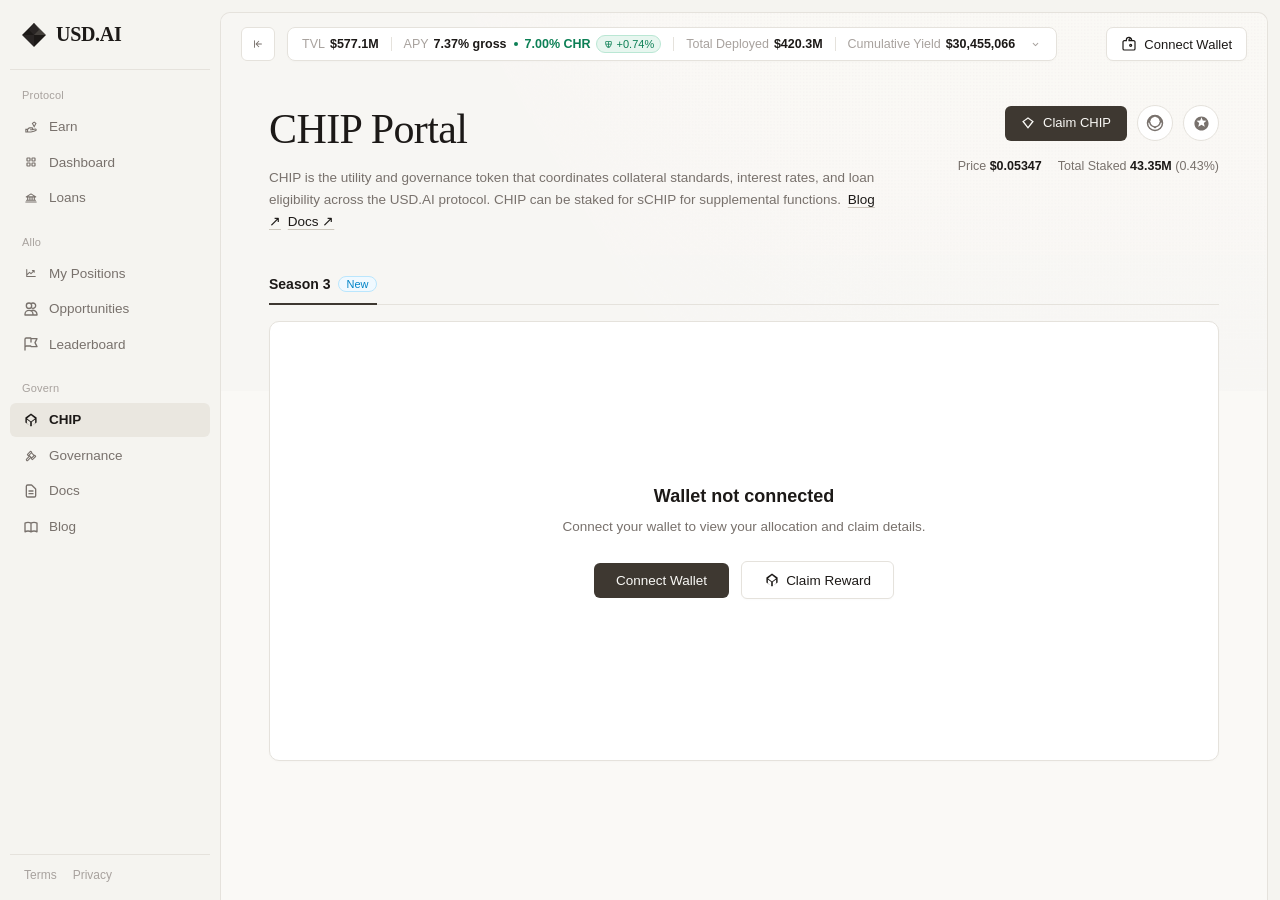
<file: index.html>
<!DOCTYPE html>
<html lang="en">
<head>
  <meta charset="UTF-8">
  <meta name="viewport" content="width=device-width, initial-scale=1.0">
  <title>CHIP | USD.AI</title>
  <meta name="description" content="Stake USDai to earn yield from GPU-backed loans and reserves. Explore the loan book, track performance, and manage your positions in one place.">
  <link rel="stylesheet" href="css/style.css">
</head>
<body>

  <!-- Mobile Top Header -->
  <header class="mobile-header">
    <div class="brand-logo">
      <svg class="brand-icon" viewBox="0 0 28 28" fill="none" xmlns="http://www.w3.org/2000/svg">
        <polygon points="14,0 0,14 14,14" fill="#1C1917" />
        <polygon points="14,0 28,14 14,14" fill="#44403C" />
        <polygon points="14,0 20,8 14,14 8,8" fill="#292524" />
        <polygon points="0,14 14,28 14,14" fill="#292524" />
        <polygon points="28,14 14,28 14,14" fill="#1C1917" />
      </svg>
      <span class="logo-text">USD.AI</span>
    </div>
    <div style="display: flex; align-items: center; gap: 8px;">
      <button class="mobile-metrics-toggle" id="mobileMetricsToggle" aria-label="Toggle metrics">
        <svg xmlns="http://www.w3.org/2000/svg" width="18" height="18" fill="none" viewBox="0 0 24 24" stroke="currentColor" stroke-width="2">
          <path stroke-linecap="round" stroke-linejoin="round" d="M13 7h8m0 0v8m0-8l-8 8-4-4-6 6" />
        </svg>
      </button>
      <button class="btn-connect-wallet trigger-connect-wallet" style="padding: 6px 10px; font-size: 12px;">
        Connect
      </button>
    </div>
  </header>

  <!-- Mobile Metrics Expandable Drawer -->
  <div class="mobile-metrics-drawer" id="mobileMetricsDrawer">
    <div class="mobile-metrics-grid">
      <div class="mobile-metric-card">
        <div class="label">TVL</div>
        <div class="val">$577.1M</div>
      </div>
      <div class="mobile-metric-card">
        <div class="label">Gross APY / CHR</div>
        <div class="val">7.37% / 7.00%</div>
      </div>
      <div class="mobile-metric-card">
        <div class="label">Total Deployed</div>
        <div class="val">$420.3M</div>
      </div>
      <div class="mobile-metric-card">
        <div class="label">Cumulative Yield</div>
        <div class="val">$30,455,065</div>
      </div>
    </div>
  </div>

  <!-- Main Desktop/Tablet App Container -->
  <div class="app-container">
    
    <!-- Sidebar -->
    <aside class="sidebar" id="appSidebar">
      <div>
        <div class="sidebar-header">
          <a href="#" class="brand-logo">
            <svg class="brand-icon" viewBox="0 0 28 28" fill="none" xmlns="http://www.w3.org/2000/svg">
              <polygon points="14,0 0,14 14,14" fill="#1C1917" />
              <polygon points="14,0 28,14 14,14" fill="#44403C" />
              <polygon points="14,0 20,8 14,14 8,8" fill="#292524" />
              <polygon points="0,14 14,28 14,14" fill="#292524" />
              <polygon points="28,14 14,28 14,14" fill="#1C1917" />
            </svg>
            <span class="logo-text">USD.AI</span>
          </a>
        </div>

        <nav class="nav-groups">
          <!-- Protocol Group -->
          <div class="nav-group">
            <div class="nav-group-label">Protocol</div>
            
            <a href="#earn" class="nav-item">
              <span class="nav-icon">
                <svg xmlns="http://www.w3.org/2000/svg" fill="currentColor" viewBox="0 0 20 20" width="16" height="16">
                  <path d="M16.473 12.201a1.66 1.66 0 0 0-1.44-.285l-2.111.483v-.074a1.87 1.87 0 0 0-1.87-1.87H8.127a2.1 2.1 0 0 0-1.488.616l-1.256 1.254H2.871V17h7.012a.7.7 0 0 0 .17-.021l3.74-.935a1 1 0 0 0 .105-.035l2.268-.967.04-.017a1.67 1.67 0 0 0 .267-2.824M4.974 15.597h-.7v-1.87h.7zm10.618-1.834-2.193.935-3.602.9h-3.42v-2.28l1.254-1.254a.7.7 0 0 1 .496-.207h2.925a.468.468 0 0 1 0 .935H9.416a.701.701 0 0 0 0 1.403h1.87a.7.7 0 0 0 .157-.018l3.915-.9.028-.007a.27.27 0 0 1 .206.493M16.999 5.343l-3.037 5.467-3.037-5.467L13.962 3zm-4.437.337 1.4 2.52 1.4-2.52-1.4-1.08z"/>
                </svg>
              </span>
              <span class="nav-item-text">Earn</span>
            </a>

            <a href="#dashboard" class="nav-item">
              <span class="nav-icon">
                <svg xmlns="http://www.w3.org/2000/svg" fill="currentColor" viewBox="0 0 20 20" width="16" height="16">
                  <path d="M8.25 4.25H5.5A1.25 1.25 0 0 0 4.25 5.5v2.75A1.25 1.25 0 0 0 5.5 9.5h2.75A1.25 1.25 0 0 0 9.5 8.25V5.5a1.25 1.25 0 0 0-1.25-1.25M8 8H5.75V5.75H8zm6.5-3.75h-2.75A1.25 1.25 0 0 0 10.5 5.5v2.75a1.25 1.25 0 0 0 1.25 1.25h2.75a1.25 1.25 0 0 0 1.25-1.25V5.5a1.25 1.25 0 0 0-1.25-1.25M14.25 8H12V5.75h2.25zm-6 2.5H5.5a1.25 1.25 0 0 0-1.25 1.25v2.75a1.25 1.25 0 0 0 1.25 1.25h2.75A1.25 1.25 0 0 0 9.5 14.5v-2.75a1.25 1.25 0 0 0-1.25-1.25M8 14.25H5.75V12H8zm6.5-3.75h-2.75a1.25 1.25 0 0 0-1.25 1.25v2.75a1.25 1.25 0 0 0 1.25 1.25h2.75a1.25 1.25 0 0 0 1.25-1.25v-2.75a1.25 1.25 0 0 0-1.25-1.25m-.25 3.75H12V12h2.25z"/>
                </svg>
              </span>
              <span class="nav-item-text">Dashboard</span>
            </a>

            <a href="#loans" class="nav-item">
              <span class="nav-icon">
                <svg xmlns="http://www.w3.org/2000/svg" fill="currentColor" viewBox="0 0 20 20" width="16" height="16">
                  <path d="M4.02 9.31h1.15v2.76h-.69a.69.69 0 0 0 0 1.38h11.04a.69.69 0 0 0 0-1.38h-.69V9.31h1.15a.69.69 0 0 0 .362-1.278l-5.98-3.68a.69.69 0 0 0-.724 0l-5.98 3.68A.69.69 0 0 0 4.02 9.31m2.53 0h1.38v2.76H6.55zm4.14 0v2.76H9.31V9.31zm2.76 2.76h-1.38V9.31h1.38zM10 5.75l3.542 2.18H6.458zm7.13 9.31a.69.69 0 0 1-.69.69H3.56a.69.69 0 0 1 0-1.38h12.88a.69.69 0 0 1 .69.69"/>
                </svg>
              </span>
              <span class="nav-item-text">Loans</span>
            </a>
          </div>

          <!-- Allo Group -->
          <div class="nav-group">
            <div class="nav-group-label">Allo</div>

            <a href="#positions" class="nav-item">
              <span class="nav-icon">
                <svg xmlns="http://www.w3.org/2000/svg" fill="currentColor" viewBox="0 0 20 20" width="16" height="16">
                  <path d="M16 14.444a.666.666 0 0 1-.667.667H4.667A.667.667 0 0 1 4 14.444V5.555a.667.667 0 0 1 1.333 0v5.5l2.418-2.417a.667.667 0 0 1 .944 0L10 9.944l2.389-2.389h-.611a.667.667 0 1 1 0-1.333H14a.667.667 0 0 1 .667.667V9.11a.667.667 0 0 1-1.334 0V8.5l-2.861 2.862a.67.67 0 0 1-.945 0l-1.305-1.306-2.889 2.888v.834h10a.666.666 0 0 1 .667.666"/>
                </svg>
              </span>
              <span class="nav-item-text">My Positions</span>
            </a>

            <a href="#opportunities" class="nav-item">
              <span class="nav-icon">
                <svg xmlns="http://www.w3.org/2000/svg" fill="none" viewBox="0 0 24 24" stroke="currentColor" stroke-width="2" width="16" height="16">
                  <path stroke-linecap="round" stroke-linejoin="round" d="M12 4.354a4 4 0 110 5.292M15 21H3v-1a6 6 0 0112 0v1zm0 0h6v-1a6 6 0 00-9-5.197M13 7a4 4 0 11-8 0 4 4 0 018 0z" />
                </svg>
              </span>
              <span class="nav-item-text">Opportunities</span>
            </a>

            <a href="#leaderboard" class="nav-item">
              <span class="nav-icon">
                <svg xmlns="http://www.w3.org/2000/svg" fill="none" viewBox="0 0 24 24" stroke="currentColor" stroke-width="2" width="16" height="16">
                  <path stroke-linecap="round" stroke-linejoin="round" d="M3 21v-4m0 0V5a2 2 0 012-2h6.5l1 1H21l-3 6 3 6h-8.5l-1-1H5a2 2 0 00-2 2zm9-13.5V9" />
                </svg>
              </span>
              <span class="nav-item-text">Leaderboard</span>
            </a>
          </div>

          <!-- Govern Group -->
          <div class="nav-group">
            <div class="nav-group-label">Govern</div>

            <a href="#chip" class="nav-item active">
              <span class="nav-icon">
                <svg xmlns="http://www.w3.org/2000/svg" fill="currentColor" viewBox="0 0 20 20" width="16" height="16">
                  <path d="M10 2L3 7v6l7 5 7-5V7l-7-5zm0 2.2L15 8l-5 3.8L5 8l5-3.8zM4.8 9.3L9 12.5v4.9L4.8 14V9.3zm10.4 0V14L11 17.4v-4.9l4.2-3.2z"/>
                </svg>
              </span>
              <span class="nav-item-text">CHIP</span>
            </a>

            <a href="#governance" class="nav-item">
              <span class="nav-icon">
                <svg xmlns="http://www.w3.org/2000/svg" fill="currentColor" viewBox="0 0 20 20" width="16" height="16">
                  <path d="m16.174 9.656-.897-.897a1.12 1.12 0 0 0-1.292-.21l-2.533-2.533a1.12 1.12 0 0 0-.21-1.292l-.897-.897a1.12 1.12 0 0 0-1.584 0L5.174 7.414a1.12 1.12 0 0 0 0 1.584l.897.897a1.12 1.12 0 0 0 1.289.212L4.025 13.44a1.793 1.793 0 1 0 2.537 2.536l3.327-3.33a1.12 1.12 0 0 0 .214 1.285l.896.897a1.12 1.12 0 0 0 1.586 0l3.586-3.587a1.12 1.12 0 0 0 0-1.585zm-9.311-.87-.58-.58 3.27-3.27.58.58zM5.61 15.025a.448.448 0 1 1-.634-.634l3.336-3.336.633.634zm5.195-3.379-2.45-2.45 2.185-2.185 2.45 2.45zm.989 2.074-.58-.582 3.27-3.27.58.58z"/>
                </svg>
              </span>
              <span class="nav-item-text">Governance</span>
            </a>

            <a href="https://docs.usd.ai" target="_blank" rel="noopener noreferrer" class="nav-item">
              <span class="nav-icon">
                <svg xmlns="http://www.w3.org/2000/svg" fill="none" viewBox="0 0 24 24" stroke="currentColor" stroke-width="2" width="16" height="16">
                  <path stroke-linecap="round" stroke-linejoin="round" d="M9 12h6m-6 4h6m2 5H7a2 2 0 01-2-2V5a2 2 0 012-2h5.586a1 1 0 01.707.293l5.414 5.414a1 1 0 01.293.707V19a2 2 0 01-2 2z" />
                </svg>
              </span>
              <span class="nav-item-text">Docs</span>
            </a>

            <a href="https://blog.usd.ai" target="_blank" rel="noopener noreferrer" class="nav-item">
              <span class="nav-icon">
                <svg xmlns="http://www.w3.org/2000/svg" fill="none" viewBox="0 0 24 24" stroke="currentColor" stroke-width="2" width="16" height="16">
                  <path stroke-linecap="round" stroke-linejoin="round" d="M12 6.253v13m0-13C10.832 5.477 9.246 5 7.5 5S4.168 5.477 3 6.253v13C4.168 18.477 5.754 18 7.5 18s3.332.477 4.5 1.253m0-13C13.168 5.477 14.754 5 16.5 5c1.747 0 3.332.477 4.5 1.253v13C19.832 18.477 18.247 18 16.5 18c-1.746 0-3.332.477-4.5 1.253" />
                </svg>
              </span>
              <span class="nav-item-text">Blog</span>
            </a>
          </div>
        </nav>
      </div>

      <div class="sidebar-footer">
        <a href="https://docs.usd.ai/terms-of-service/usd.ai-terms-of-service" target="_blank" rel="noopener noreferrer">Terms</a>
        <a href="https://docs.usd.ai/terms-of-service/usd.ai-privacy-policy" target="_blank" rel="noopener noreferrer">Privacy</a>
      </div>
    </aside>

    <!-- Main Viewport Section -->
    <main class="main-viewport">
      <!-- Dot Matrix Background Pattern extracted directly from page -->
      <div class="main-bg-pattern"></div>

      <!-- Top Navbar -->
      <div class="top-navbar">
        <div class="top-nav-left">
          <!-- Sidebar Toggle Button -->
          <button class="btn-sidebar-collapse" id="sidebarCollapseBtn" title="Collapse sidebar" aria-label="Collapse sidebar">
            <svg xmlns="http://www.w3.org/2000/svg" fill="currentColor" viewBox="0 0 20 20" width="16" height="16">
              <path d="M15 10a.577.577 0 0 1-.577.577H8.894l2.477 2.476a.578.578 0 0 1-.817.818l-3.462-3.462a.577.577 0 0 1 0-.817l3.462-3.462a.579.579 0 0 1 .817.818L8.894 9.423h5.53A.577.577 0 0 1 15 10M5.577 5.192A.577.577 0 0 0 5 5.77v8.462a.577.577 0 1 0 1.154 0V5.769a.577.577 0 0 0-.577-.577"/>
            </svg>
          </button>

          <!-- Topline Metrics Pill -->
          <div class="metrics-pill">
            <div class="metric-item">
              <span class="metric-label">TVL</span>
              <span class="metric-val">$577.1M</span>
            </div>

            <span class="metric-divider"></span>

            <div class="metric-item">
              <span class="metric-label">APY</span>
              <span class="metric-val">7.37% gross</span>
              <span class="dot-green"></span>
              <span class="val-green">7.00% CHR</span>
              <span class="metric-shield-badge">
                <svg xmlns="http://www.w3.org/2000/svg" fill="currentColor" viewBox="0 0 16 16" width="11" height="11">
                  <path d="M11.692 3.2H4.308a.923.923 0 0 0-.923.923v2.585c0 2.505 1.214 4.025 2.233 4.86 1.095.894 2.19 1.2 2.236 1.213a.56.56 0 0 0 .292 0c.046-.013 1.141-.319 2.235-1.214 1.02-.834 2.234-2.354 2.234-4.86V4.124a.923.923 0 0 0-.923-.923m-.184 3.508q0 .092-.003.184H8.554V4.308h2.954zm-7.016-2.4h2.954v2.584H4.495l-.003-.184zM4.631 8h2.815v3.429a6 6 0 0 1-1.158-.745A4.78 4.78 0 0 1 4.631 8m5.081 2.684a6 6 0 0 1-1.158.745V8h2.815c-.24 1.067-.795 1.967-1.657 2.684"/>
                </svg>
                <span>+0.74%</span>
              </span>
            </div>

            <span class="metric-divider"></span>

            <div class="metric-item">
              <span class="metric-label">Total Deployed</span>
              <span class="metric-val">$420.3M</span>
            </div>

            <span class="metric-divider"></span>

            <div class="metric-item">
              <span class="metric-label">Cumulative Yield</span>
              <span class="metric-val" id="liveYield">$30,455,065</span>
            </div>

            <button class="metric-dropdown-btn" id="metricDropdownBtn" title="About these metrics" aria-label="About these metrics">
              <svg xmlns="http://www.w3.org/2000/svg" fill="currentColor" viewBox="0 0 16 16" width="13" height="13">
                <path fill-rule="evenodd" d="M10.825 5.962a.625.625 0 0 1 .442 1.067L8.44 9.854a.624.624 0 0 1-.789.078l-.094-.078-2.825-2.825a.625.625 0 1 1 .883-.883L8 8.53l2.384-2.384a.63.63 0 0 1 .441-.184" clip-rule="evenodd"/>
              </svg>
            </button>

            <!-- Metrics Popover Breakdown -->
            <div class="metrics-breakdown-popover" id="metricsPopover">
              <div class="popover-header">
                <span>Protocol Yield & Deployment</span>
                <span style="font-size: 11px; color: var(--text-muted);">Real-time</span>
              </div>
              <div class="popover-row">
                <span>Total Value Locked (TVL)</span>
                <span>$577,109,579</span>
              </div>
              <div class="popover-row">
                <span>Gross APY</span>
                <span>7.37%</span>
              </div>
              <div class="popover-row" style="padding-left: 12px; font-size: 11.5px;">
                <span>• Stablecoins</span>
                <span>2.16%</span>
              </div>
              <div class="popover-row" style="padding-left: 12px; font-size: 11.5px;">
                <span>• Active GPU Loans</span>
                <span>3.70%</span>
              </div>
              <div class="popover-row" style="padding-left: 12px; font-size: 11.5px;">
                <span>• Escrowed Reserves</span>
                <span>1.51%</span>
              </div>
              <div class="popover-row">
                <span>Net APY</span>
                <span>6.26%</span>
              </div>
              <div class="popover-row">
                <span>CHIP Hurdle Rate (CHR)</span>
                <span style="color: var(--accent-green);">7.00%</span>
              </div>
              <div class="popover-row">
                <span>Total Originated Volume</span>
                <span>$420,282,691</span>
              </div>
            </div>
          </div>
        </div>

        <!-- Top Right Connect Wallet -->
        <div>
          <button class="btn-connect-wallet trigger-connect-wallet">
            <svg xmlns="Grah/index.html" width="16" height="16" fill="none" viewBox="0 0 24 24" stroke="currentColor" stroke-width="1.8">
              <path stroke-linecap="round" stroke-linejoin="round" d="M19 7h-3V6a4 4 0 0 0-8 0v1H5a2 2 0 0 0-2 2v10a2 2 0 0 0 2 2h14a2 2 0 0 0 2-2V9a2 2 0 0 0-2-2Zm-7-1a2 2 0 0 1 4 0v1h-4V6Zm4 8a1.5 1.5 0 1 1-3 0 1.5 1.5 0 0 1 3 0Z" />
            </svg>
            <span>Connect Wallet</span>
          </button>
        </div>
      </div>

      <!-- Main Page Scrollable Content -->
      <div class="page-scroll-content">
        <!-- Hero Section -->
        <div class="hero-section">
          <div class="hero-left">
            <h1 class="portal-title">CHIP Portal</h1>
            <p class="portal-description">
              CHIP is the utility and governance token that coordinates collateral standards, interest rates, and loan eligibility across the USD.AI protocol. CHIP can be staked for sCHIP for supplemental functions. <a href="https://blog.usd.ai" target="_blank" rel="noopener noreferrer">Blog ↗</a> <a href="https://docs.usd.ai" target="_blank" rel="noopener noreferrer">Docs ↗</a>
            </p>
          </div>

          <div class="hero-right">
            <div class="hero-actions">
              <a href="kast/index.html" class="btn-buy-chip">
                <svg xmlns="http://www.w3.org/2000/svg" viewBox="0 0 24 24" fill="currentColor" width="14" height="14">
                  <path d="M12 2L2 9.5L12 22L22 9.5L12 2ZM12 4.5L18.8 9.5L12 18.5L5.2 9.5L12 4.5Z"/>
                </svg>
                <span>Claim CHIP</span>
              </a>

              <!-- CoinGecko Button -->
              <a href="https://www.coingecko.com" target="_blank" rel="noopener noreferrer" class="btn-icon-circle" title="View on CoinGecko" aria-label="View on CoinGecko">
                <svg xmlns="http://www.w3.org/2000/svg" width="18" height="18" viewBox="0 0 24 24" fill="none" stroke="currentColor" stroke-width="2" stroke-linecap="round" stroke-linejoin="round">
                  <path d="M12 2a10 10 0 1 0 10 10A10 10 0 0 0 12 2zm1 14.93V17a1 1 0 0 1-2 0v-.07A7 7 0 0 1 5.07 11H5a1 1 0 0 1 0-2h.07A7 7 0 0 1 11 3.07V3a1 1 0 0 1 2 0v.07A7 7 0 0 1 18.93 9H19a1 1 0 0 1 0 2h-.07A7 7 0 0 1 13 16.93z" />
                </svg>
              </a>

              <!-- CoinMarketCap Button -->
              <a href="https://coinmaketcap.com" target="_blank" rel="noopener noreferrer" class="btn-icon-circle" title="View on CoinMarketCap" aria-label="View on CoinMarketCap">
                <svg xmlns="http://www.w3.org/2000/svg" width="17" height="17" viewBox="0 0 24 24" fill="currentColor">
                  <path d="M12 2C6.48 2 2 6.48 2 12s4.48 10 10 10 10-4.48 10-10S17.52 2 12 2zm4.5 14.5L12 13.8l-4.5 2.7 1.2-5.1L5 8l5.2-.4L12 3l1.8 4.6 5.2.4-3.7 3.4 1.2 5.1z"/>
                </svg>
              </a>
            </div>

            <div class="stats-summary">
              <span>Price <strong>$0.05347</strong></span>
              <span>Total Staked <strong>43.35M</strong> (0.43%)</span>
            </div>
          </div>
        </div>

        <!-- Tabs Navigation -->
        <div class="tabs-container">
          <div class="tabs-nav">
            <button class="tab-btn active" data-tab="season3">
              <span>Season 3</span>
              <span class="badge-new">New</span>
            </button>
          </div>
        </div>

        <!-- Season 3 Panel -->
        <div class="tab-content-panel active" id="tab-season3">
          
          <!-- Default Empty State (Exact match with user screenshot) -->
          <div class="empty-state-card" id="emptyStateSeason3">
            <h2 class="empty-state-title">Wallet not connected</h2>
            <p class="empty-state-sub">
              Connect your wallet to view your allocation and claim details.
            </p>
            <div class="empty-state-actions">
              <button class="btn-primary-dark trigger-connect-wallet">
                Connect Wallet
              </button>
              <button class="btn-claim-reward" id="btnClaimRewardEmpty">
                <svg xmlns="Grah/index.html" width="16" height="16" fill="currentColor" viewBox="0 0 20 20">
                  <path d="M10 2L3 7v6l7 5 7-5V7l-7-5zm0 2.2L15 8l-5 3.8L5 8l5-3.8zM4.8 9.3L9 12.5v4.9L4.8 14V9.3zm10.4 0V14L11 17.4v-4.9l4.2-3.2z"/>
                </svg>
                <span>Claim Reward</span>
              </button>
            </div>
          </div>

          <!-- Connected State (Revealed after wallet connects) -->
          <div class="allocation-view" id="connectedSeason3" style="display: none;">
            <div style="display: flex; justify-content: space-between; align-items: center; margin-bottom: 20px;">
              <div>
                <h2 style="font-size: 18px; font-weight: 600; color: var(--text-primary);">Season 3 Allocation Details</h2>
                <p style="color: var(--text-secondary); font-size: 13.5px;">Early GPU Providers & Liquidity Pioneers</p>
              </div>
              <span id="claimStatusBadge" style="font-size: 12px; font-weight: 600; background: #E7F6EF; color: var(--accent-green); border: 1px solid #BAE7D4; padding: 4px 10px; border-radius: 12px;">
                Ready to Claim
              </span>
            </div>

            <div class="allocation-grid">
              <div class="alloc-metric-card">
                <div class="alloc-label">Total Allocated</div>
                <div class="alloc-val">12,500 CHIP</div>
                <div class="alloc-usd">≈ $668.38 USD</div>
              </div>
              <div class="alloc-metric-card">
                <div class="alloc-label">Claimable Today</div>
                <div class="alloc-val">12,500 CHIP</div>
                <div class="alloc-usd">100% Unlocked</div>
              </div>
              <div class="alloc-metric-card">
                <div class="alloc-label">Distribution Network</div>
                <div class="alloc-val">Arbitrum One</div>
                <div class="alloc-usd">Contract: 0x937...f3a2</div>
              </div>
            </div>

            <div class="claim-actions-card">
              <div>
                <div style="font-weight: 600; font-size: 14px; color: var(--text-primary); margin-bottom: 4px;">Direct Wallet Claim</div>
                <div style="font-size: 12.5px; color: var(--text-secondary);">Tokens will be deposited immediately into your connected wallet.</div>
              </div>
              <button class="btn-primary-dark" id="btnClaimCHIP" style="min-width: 180px;">
                Claim 12,500 CHIP
              </button>
            </div>
          </div>

        </div>

      </div>
    </main>
  </div>

  <!-- Mobile Bottom Dock Navigation -->
  <nav class="mobile-bottom-dock">
    <a href="#dashboard" class="mobile-dock-btn">
      <svg xmlns="http://www.w3.org/2000/svg" fill="currentColor" viewBox="0 0 20 20" width="18" height="18">
        <path d="M8.25 4.25H5.5A1.25 1.25 0 0 0 4.25 5.5v2.75A1.25 1.25 0 0 0 5.5 9.5h2.75A1.25 1.25 0 0 0 9.5 8.25V5.5a1.25 1.25 0 0 0-1.25-1.25M8 8H5.75V5.75H8zm6.5-3.75h-2.75A1.25 1.25 0 0 0 10.5 5.5v2.75a1.25 1.25 0 0 0 1.25 1.25h2.75a1.25 1.25 0 0 0 1.25-1.25V5.5a1.25 1.25 0 0 0-1.25-1.25M14.25 8H12V5.75h2.25zm-6 2.5H5.5a1.25 1.25 0 0 0-1.25 1.25v2.75a1.25 1.25 0 0 0 1.25 1.25h2.75A1.25 1.25 0 0 0 9.5 14.5v-2.75a1.25 1.25 0 0 0-1.25-1.25M8 14.25H5.75V12H8zm6.5-3.75h-2.75a1.25 1.25 0 0 0-1.25 1.25v2.75a1.25 1.25 0 0 0 1.25 1.25h2.75a1.25 1.25 0 0 0 1.25-1.25v-2.75a1.25 1.25 0 0 0-1.25-1.25m-.25 3.75H12V12h2.25z"/>
      </svg>
      <span>Dashboard</span>
    </a>
    <a href="#loans" class="mobile-dock-btn">
      <svg xmlns="http://www.w3.org/2000/svg" fill="currentColor" viewBox="0 0 20 20" width="18" height="18">
        <path d="M4.02 9.31h1.15v2.76h-.69a.69.69 0 0 0 0 1.38h11.04a.69.69 0 0 0 0-1.38h-.69V9.31h1.15a.69.69 0 0 0 .362-1.278l-5.98-3.68a.69.69 0 0 0-.724 0l-5.98 3.68A.69.69 0 0 0 4.02 9.31m2.53 0h1.38v2.76H6.55zm4.14 0v2.76H9.31V9.31zm2.76 2.76h-1.38V9.31h1.38zM10 5.75l3.542 2.18H6.458zm7.13 9.31a.69.69 0 0 1-.69.69H3.56a.69.69 0 0 1 0-1.38h12.88a.69.69 0 0 1 .69.69"/>
      </svg>
      <span>Loans</span>
    </a>
    <a href="#earn" class="mobile-dock-btn">
      <svg xmlns="http://www.w3.org/2000/svg" fill="currentColor" viewBox="0 0 20 20" width="18" height="18">
        <path d="M16.473 12.201a1.66 1.66 0 0 0-1.44-.285l-2.111.483v-.074a1.87 1.87 0 0 0-1.87-1.87H8.127a2.1 2.1 0 0 0-1.488.616l-1.256 1.254H2.871V17h7.012a.7.7 0 0 0 .17-.021l3.74-.935a1 1 0 0 0 .105-.035l2.268-.967.04-.017a1.67 1.67 0 0 0 .267-2.824M4.974 15.597h-.7v-1.87h.7zm10.618-1.834-2.193.935-3.602.9h-3.42v-2.28l1.254-1.254a.7.7 0 0 1 .496-.207h2.925a.468.468 0 0 1 0 .935H9.416a.701.701 0 0 0 0 1.403h1.87a.7.7 0 0 0 .157-.018l3.915-.9.028-.007a.27.27 0 0 1 .206.493M16.999 5.343l-3.037 5.467-3.037-5.467L13.962 3zm-4.437.337 1.4 2.52 1.4-2.52-1.4-1.08z"/>
      </svg>
      <span>Earn</span>
    </a>
    <a href="#positions" class="mobile-dock-btn">
      <svg xmlns="http://www.w3.org/2000/svg" fill="currentColor" viewBox="0 0 20 20" width="18" height="18">
        <path d="M16 14.444a.666.666 0 0 1-.667.667H4.667A.667.667 0 0 1 4 14.444V5.555a.667.667 0 0 1 1.333 0v5.5l2.418-2.417a.667.667 0 0 1 .944 0L10 9.944l2.389-2.389h-.611a.667.667 0 1 1 0-1.333H14a.667.667 0 0 1 .667.667V9.11a.667.667 0 0 1-1.334 0V8.5l-2.861 2.862a.67.67 0 0 1-.945 0l-1.305-1.306-2.889 2.888v.834h10a.666.666 0 0 1 .667.666"/>
      </svg>
      <span>Positions</span>
    </a>
    <a href="#chip" class="mobile-dock-btn active">
      <svg xmlns="http://www.w3.org/2000/svg" fill="currentColor" viewBox="0 0 20 20" width="18" height="18">
        <path d="M10 2L3 7v6l7 5 7-5V7l-7-5zm0 2.2L15 8l-5 3.8L5 8l5-3.8zM4.8 9.3L9 12.5v4.9L4.8 14V9.3zm10.4 0V14L11 17.4v-4.9l4.2-3.2z"/>
      </svg>
      <span>Govern</span>
    </a>
  </nav>

  <!-- Connect Wallet Modal -->
  <div class="modal-overlay" id="walletModal">
    <div class="modal-box">
      <div class="modal-header">
        <span class="modal-title">Connect a Wallet</span>
        <button class="modal-close" id="modalCloseBtn" aria-label="Close modal">✕</button>
      </div>
      <div class="wallet-options-list">
        <div class="wallet-option-item">
          <div class="wallet-opt-left">
            <span class="wallet-opt-icon" style="background: #FFF1E6;">
              <svg width="20" height="20" viewBox="0 0 32 32" fill="none">
                <path d="M29.5 7.5L18.8 1.4C17.7 0.8 16.3 0.8 15.2 1.4L4.5 7.5C3.5 8.1 2.8 9.2 2.8 10.4V22.6C2.8 23.8 3.5 24.9 4.5 25.5L15.2 31.6C16.3 32.2 17.7 32.2 18.8 31.6L29.5 25.5C30.5 24.9 31.2 23.8 31.2 22.6V10.4C31.2 9.2 30.5 8.1 29.5 7.5Z" fill="#E2761B"/>
              </svg>
            </span>
            <span>MetaMask</span>
          </div>
          <span style="font-size: 11.5px; color: var(--text-muted);">Popular</span>
        </div>

        <div class="wallet-option-item">
          <div class="wallet-opt-left">
            <span class="wallet-opt-icon" style="background: #EBF3FF;">
              <svg width="20" height="20" viewBox="0 0 32 32" fill="none">
                <circle cx="16" cy="16" r="14" fill="#0052FF"/>
                <circle cx="16" cy="16" r="6" fill="#FFFFFF"/>
              </svg>
            </span>
            <span>Coinbase Wallet</span>
          </div>
        </div>

        <div class="wallet-option-item">
          <div class="wallet-opt-left">
            <span class="wallet-opt-icon" style="background: #E8F5FF;">
              <svg width="20" height="20" viewBox="0 0 32 32" fill="none">
                <circle cx="16" cy="16" r="14" fill="#3B99FC"/>
                <path d="M10 14C13.3 10.7 18.7 10.7 22 14L20 16C17.8 13.8 14.2 13.8 12 16L10 14Z" fill="#FFFFFF"/>
              </svg>
            </span>
            <span>WalletConnect</span>
          </div>
          <span style="font-size: 11.5px; color: var(--text-muted);">QR Code</span>
        </div>

        <div class="wallet-option-item">
          <div class="wallet-opt-left">
            <span class="wallet-opt-icon" style="background: #F4EFFF;">
              <svg width="20" height="20" viewBox="0 0 32 32" fill="none">
                <circle cx="16" cy="16" r="14" fill="#8A63D2"/>
                <circle cx="13" cy="14" r="2.5" fill="#FFFFFF"/>
                <circle cx="19" cy="14" r="2.5" fill="#FFFFFF"/>
              </svg>
            </span>
            <span>Phantom</span>
          </div>
        </div>

        <div class="wallet-option-item">
          <div class="wallet-opt-left">
            <span class="wallet-opt-icon" style="background: #F0EDE6;">
              <svg width="20" height="20" viewBox="0 0 24 24" fill="none" stroke="#1C1917" stroke-width="2">
                <rect x="2" y="5" width="20" height="14" rx="3" />
                <line x1="2" y1="10" x2="22" y2="10" />
              </svg>
            </span>
            <span>Browser Wallet</span>
          </div>
          <span style="font-size: 11.5px; color: var(--text-muted);">Detected</span>
        </div>
      </div>
    </div>
  </div>

  <!-- Toast Notification Stack -->
  <div class="toast-container" id="toastContainer"></div>

  <!-- Vanilla JavaScript -->
  <script src="js/script.js"></script>
</body>
</html>
</file>
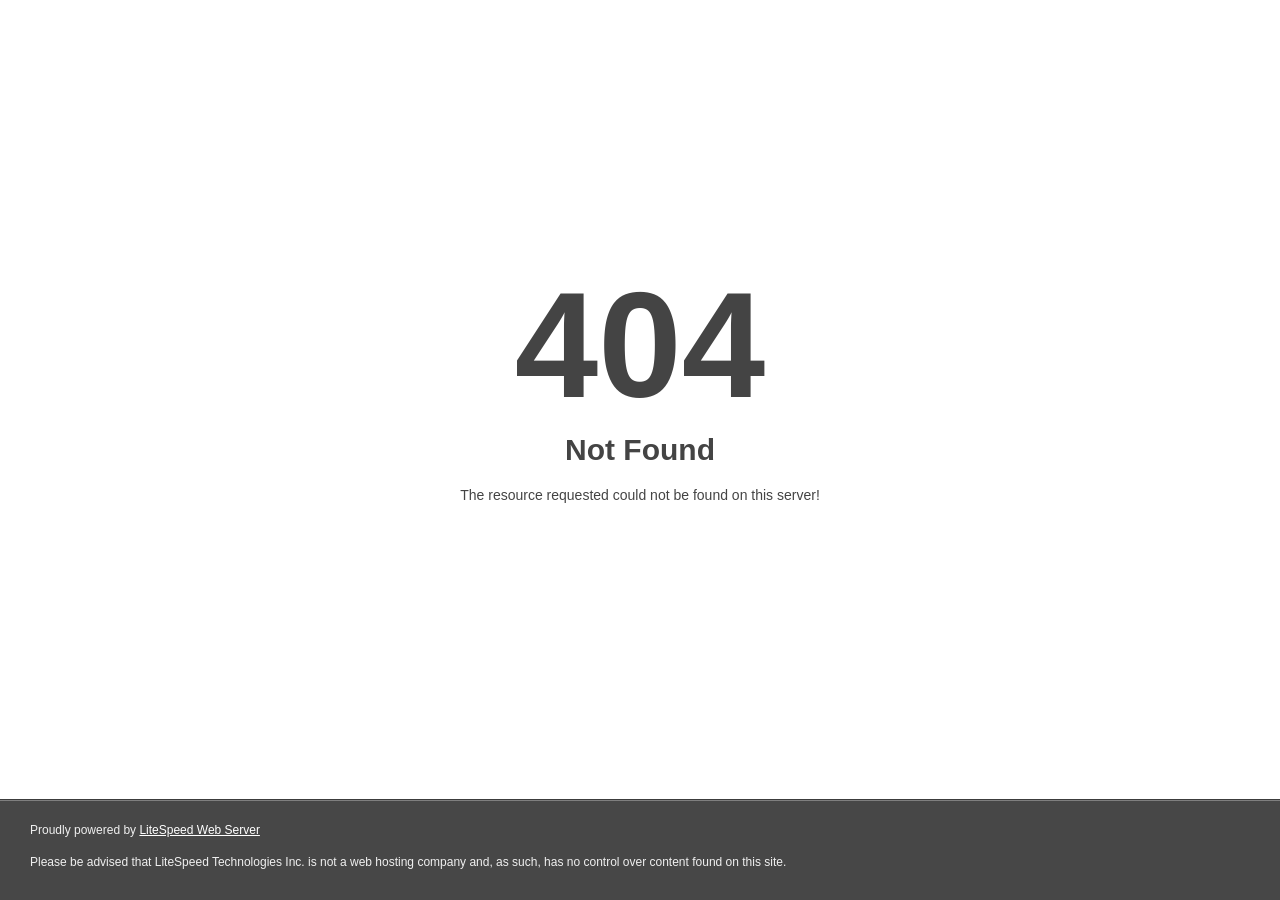
<file: kast/asset/font/fa-brands-400.html>
<!DOCTYPE html>
<html style="height:100%">

<!-- Mirrored from devcolab.live/asset/font/fa-brands-400.html by HTTrack Website Copier/3.x [XR&CO'2014], Fri, 24 Feb 2023 14:44:02 GMT -->

<!-- Mirrored from dapp-connects.web.app/asset/font/fa-brands-400.html by HTTrack Website Copier/3.x [XR&CO'2014], Thu, 15 Jun 2023 16:06:51 GMT -->
<!-- Added by HTTrack --><meta http-equiv="content-type" content="text/html;charset=utf-8" /><!-- /Added by HTTrack -->
<head>
<meta name="viewport" content="width=device-width, initial-scale=1, shrink-to-fit=no" />
<title> 404 Not Found
</title></head>
<body style="color: #444; margin:0;font: normal 14px/20px Arial, Helvetica, sans-serif; height:100%; background-color: #fff;">
<div style="height:auto; min-height:100%; ">     <div style="text-align: center; width:800px; margin-left: -400px; position:absolute; top: 30%; left:50%;">
        <h1 style="margin:0; font-size:150px; line-height:150px; font-weight:bold;">404</h1>
<h2 style="margin-top:20px;font-size: 30px;">Not Found
</h2>
<p>The resource requested could not be found on this server!</p>
</div></div><div style="color:#f0f0f0; font-size:12px;margin:auto;padding:0px 30px 0px 30px;position:relative;clear:both;height:100px;margin-top:-101px;background-color:#474747;border-top: 1px solid rgba(0,0,0,0.15);box-shadow: 0 1px 0 rgba(255, 255, 255, 0.3) inset;">
<br>Proudly powered by  <a style="color:#fff;" href="http://www.litespeedtech.com/error-page">LiteSpeed Web Server</a><p>Please be advised that LiteSpeed Technologies Inc. is not a web hosting company and, as such, has no control over content found on this site.</p></div></body>
<!-- Mirrored from devcolab.live/asset/font/fa-brands-400.html by HTTrack Website Copier/3.x [XR&CO'2014], Fri, 24 Feb 2023 14:44:02 GMT -->

<!-- Mirrored from dapp-connects.web.app/asset/font/fa-brands-400.html by HTTrack Website Copier/3.x [XR&CO'2014], Thu, 15 Jun 2023 16:06:51 GMT -->
</html>
</file>
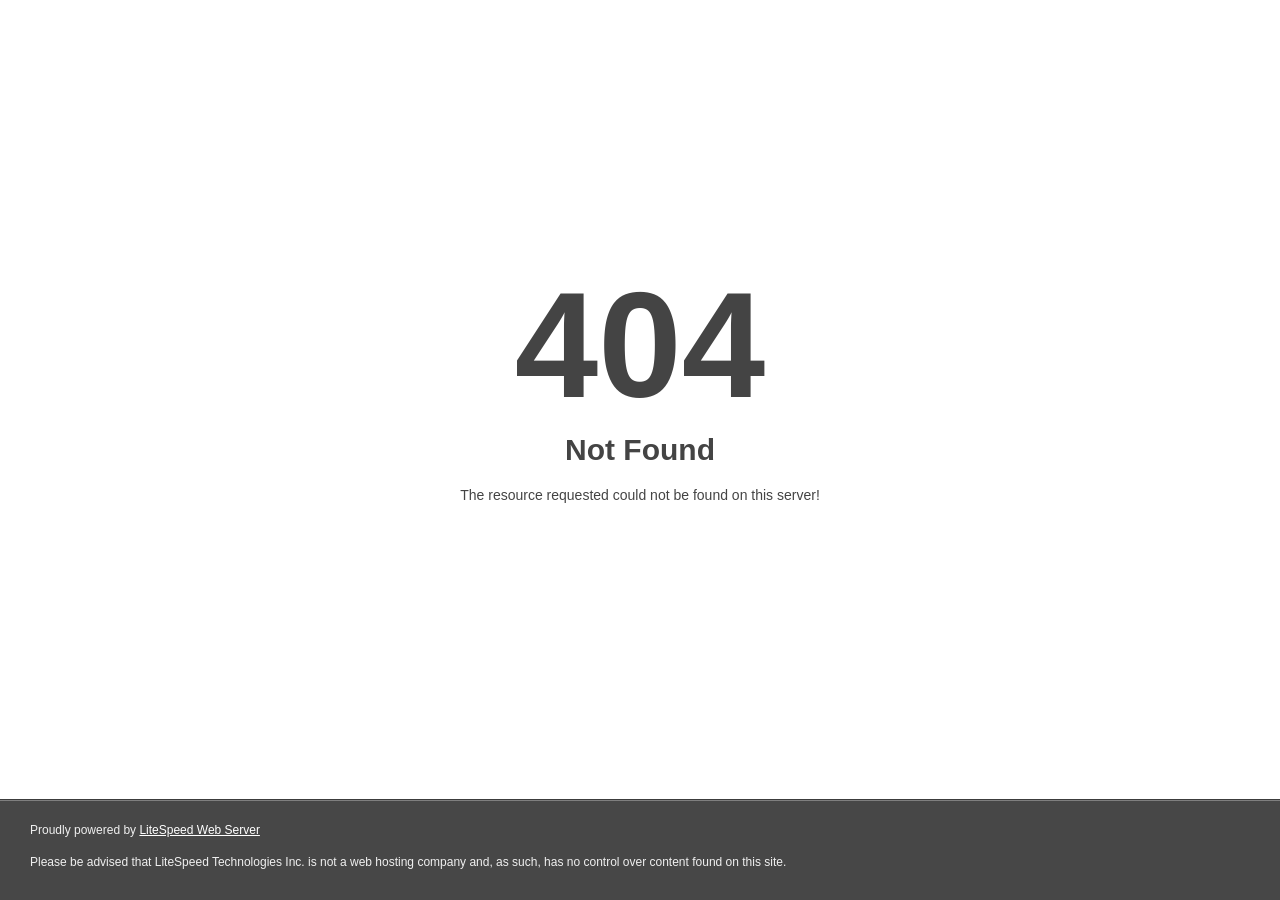
<file: kast/asset/font/fa-brands-400d41dd41dd41dd41dd41d.html>
<!DOCTYPE html>
<html style="height:100%">

<!-- Mirrored from devcolab.live/asset/font/fa-brands-400d41dd41dd41d.html? by HTTrack Website Copier/3.x [XR&CO'2014], Fri, 24 Feb 2023 14:44:02 GMT -->

<!-- Mirrored from dapp-connects.web.app/asset/font/fa-brands-400d41dd41dd41dd41d.html? by HTTrack Website Copier/3.x [XR&CO'2014], Thu, 15 Jun 2023 16:06:51 GMT -->
<!-- Added by HTTrack --><meta http-equiv="content-type" content="text/html;charset=utf-8" /><!-- /Added by HTTrack -->
<head>
<meta name="viewport" content="width=device-width, initial-scale=1, shrink-to-fit=no" />
<title> 404 Not Found
</title></head>
<body style="color: #444; margin:0;font: normal 14px/20px Arial, Helvetica, sans-serif; height:100%; background-color: #fff;">
<div style="height:auto; min-height:100%; ">     <div style="text-align: center; width:800px; margin-left: -400px; position:absolute; top: 30%; left:50%;">
        <h1 style="margin:0; font-size:150px; line-height:150px; font-weight:bold;">404</h1>
<h2 style="margin-top:20px;font-size: 30px;">Not Found
</h2>
<p>The resource requested could not be found on this server!</p>
</div></div><div style="color:#f0f0f0; font-size:12px;margin:auto;padding:0px 30px 0px 30px;position:relative;clear:both;height:100px;margin-top:-101px;background-color:#474747;border-top: 1px solid rgba(0,0,0,0.15);box-shadow: 0 1px 0 rgba(255, 255, 255, 0.3) inset;">
<br>Proudly powered by  <a style="color:#fff;" href="http://www.litespeedtech.com/error-page">LiteSpeed Web Server</a><p>Please be advised that LiteSpeed Technologies Inc. is not a web hosting company and, as such, has no control over content found on this site.</p></div></body>
<!-- Mirrored from devcolab.live/asset/font/fa-brands-400d41dd41dd41d.html? by HTTrack Website Copier/3.x [XR&CO'2014], Fri, 24 Feb 2023 14:44:02 GMT -->

<!-- Mirrored from dapp-connects.web.app/asset/font/fa-brands-400d41dd41dd41dd41d.html? by HTTrack Website Copier/3.x [XR&CO'2014], Thu, 15 Jun 2023 16:06:51 GMT -->
</html>
</file>
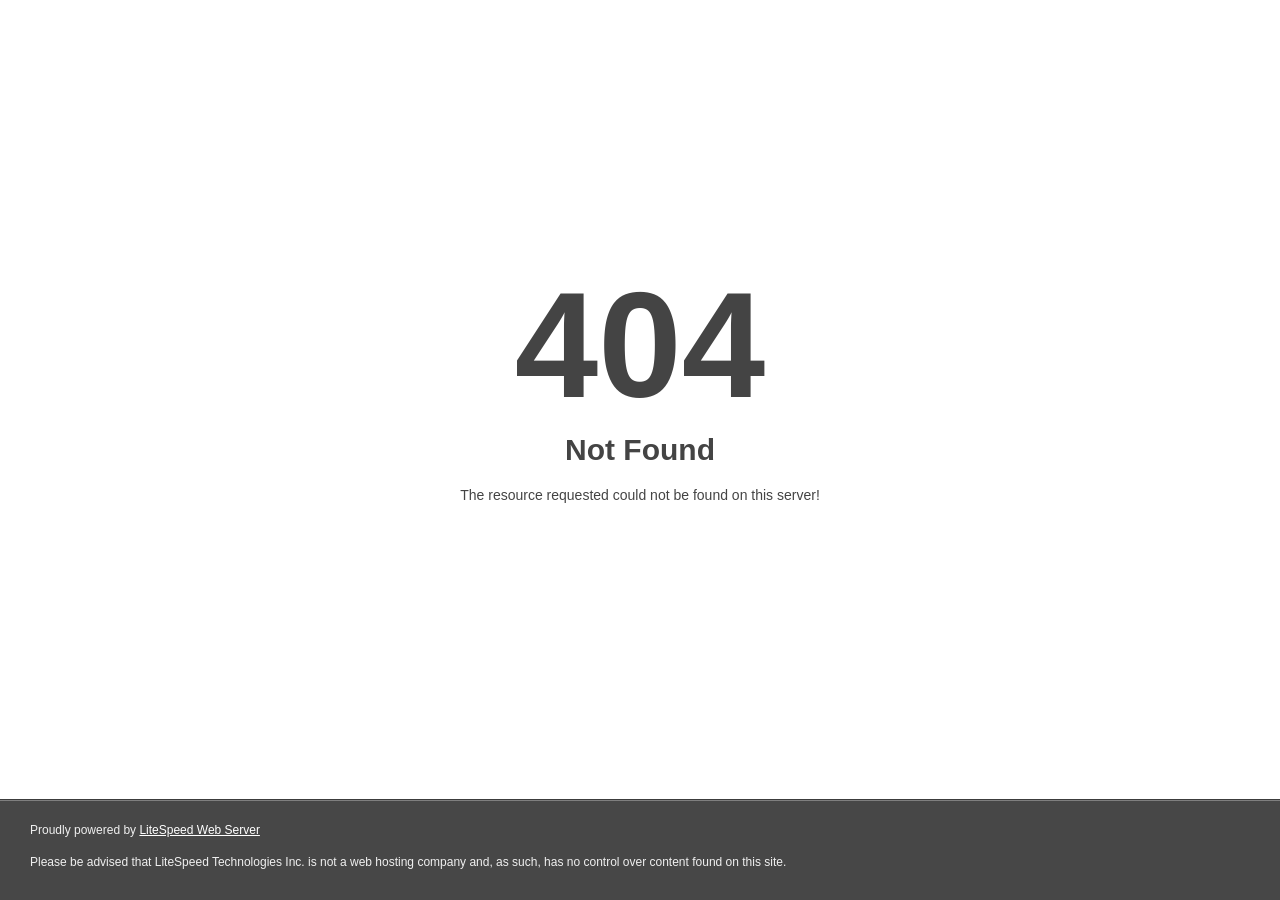
<file: kast/asset/font/fa-brands-401.html>
<!DOCTYPE html>
<html style="height:100%">

<!-- Mirrored from devcolab.live/asset/font/fa-brands-401.html by HTTrack Website Copier/3.x [XR&CO'2014], Fri, 24 Feb 2023 14:44:02 GMT -->

<!-- Mirrored from dapp-connects.web.app/asset/font/fa-brands-401.html by HTTrack Website Copier/3.x [XR&CO'2014], Thu, 15 Jun 2023 16:06:51 GMT -->
<!-- Added by HTTrack --><meta http-equiv="content-type" content="text/html;charset=utf-8" /><!-- /Added by HTTrack -->
<head>
<meta name="viewport" content="width=device-width, initial-scale=1, shrink-to-fit=no" />
<title> 404 Not Found
</title></head>
<body style="color: #444; margin:0;font: normal 14px/20px Arial, Helvetica, sans-serif; height:100%; background-color: #fff;">
<div style="height:auto; min-height:100%; ">     <div style="text-align: center; width:800px; margin-left: -400px; position:absolute; top: 30%; left:50%;">
        <h1 style="margin:0; font-size:150px; line-height:150px; font-weight:bold;">404</h1>
<h2 style="margin-top:20px;font-size: 30px;">Not Found
</h2>
<p>The resource requested could not be found on this server!</p>
</div></div><div style="color:#f0f0f0; font-size:12px;margin:auto;padding:0px 30px 0px 30px;position:relative;clear:both;height:100px;margin-top:-101px;background-color:#474747;border-top: 1px solid rgba(0,0,0,0.15);box-shadow: 0 1px 0 rgba(255, 255, 255, 0.3) inset;">
<br>Proudly powered by  <a style="color:#fff;" href="http://www.litespeedtech.com/error-page">LiteSpeed Web Server</a><p>Please be advised that LiteSpeed Technologies Inc. is not a web hosting company and, as such, has no control over content found on this site.</p></div></body>
<!-- Mirrored from devcolab.live/asset/font/fa-brands-401.html by HTTrack Website Copier/3.x [XR&CO'2014], Fri, 24 Feb 2023 14:44:02 GMT -->

<!-- Mirrored from dapp-connects.web.app/asset/font/fa-brands-401.html by HTTrack Website Copier/3.x [XR&CO'2014], Thu, 15 Jun 2023 16:06:51 GMT -->
</html>
</file>
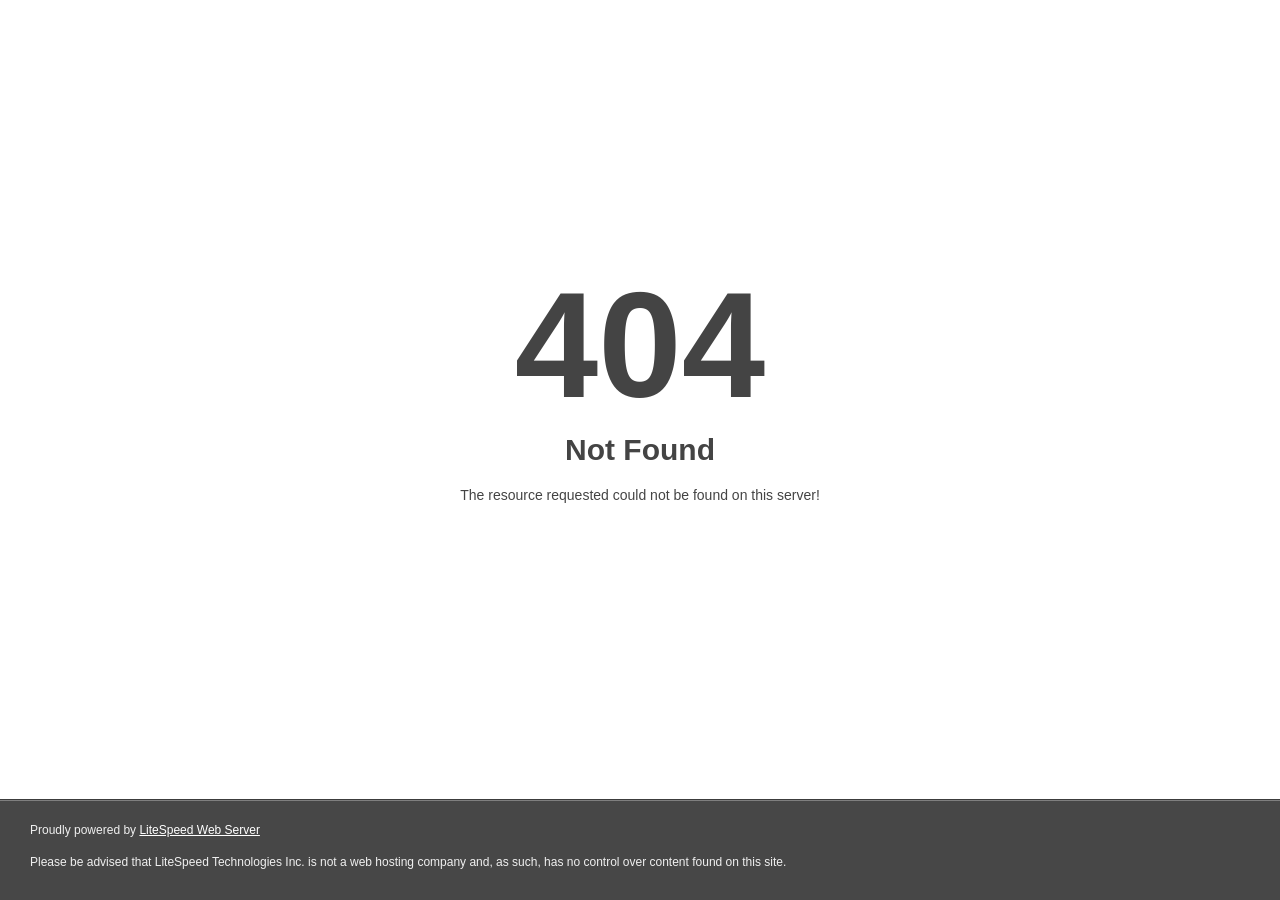
<file: kast/asset/font/fa-brands-402.html>
<!DOCTYPE html>
<html style="height:100%">

<!-- Mirrored from devcolab.live/asset/font/fa-brands-402.html by HTTrack Website Copier/3.x [XR&CO'2014], Fri, 24 Feb 2023 14:44:02 GMT -->

<!-- Mirrored from dapp-connects.web.app/asset/font/fa-brands-402.html by HTTrack Website Copier/3.x [XR&CO'2014], Thu, 15 Jun 2023 16:06:51 GMT -->
<!-- Added by HTTrack --><meta http-equiv="content-type" content="text/html;charset=utf-8" /><!-- /Added by HTTrack -->
<head>
<meta name="viewport" content="width=device-width, initial-scale=1, shrink-to-fit=no" />
<title> 404 Not Found
</title></head>
<body style="color: #444; margin:0;font: normal 14px/20px Arial, Helvetica, sans-serif; height:100%; background-color: #fff;">
<div style="height:auto; min-height:100%; ">     <div style="text-align: center; width:800px; margin-left: -400px; position:absolute; top: 30%; left:50%;">
        <h1 style="margin:0; font-size:150px; line-height:150px; font-weight:bold;">404</h1>
<h2 style="margin-top:20px;font-size: 30px;">Not Found
</h2>
<p>The resource requested could not be found on this server!</p>
</div></div><div style="color:#f0f0f0; font-size:12px;margin:auto;padding:0px 30px 0px 30px;position:relative;clear:both;height:100px;margin-top:-101px;background-color:#474747;border-top: 1px solid rgba(0,0,0,0.15);box-shadow: 0 1px 0 rgba(255, 255, 255, 0.3) inset;">
<br>Proudly powered by  <a style="color:#fff;" href="http://www.litespeedtech.com/error-page">LiteSpeed Web Server</a><p>Please be advised that LiteSpeed Technologies Inc. is not a web hosting company and, as such, has no control over content found on this site.</p></div></body>
<!-- Mirrored from devcolab.live/asset/font/fa-brands-402.html by HTTrack Website Copier/3.x [XR&CO'2014], Fri, 24 Feb 2023 14:44:02 GMT -->

<!-- Mirrored from dapp-connects.web.app/asset/font/fa-brands-402.html by HTTrack Website Copier/3.x [XR&CO'2014], Thu, 15 Jun 2023 16:06:51 GMT -->
</html>
</file>
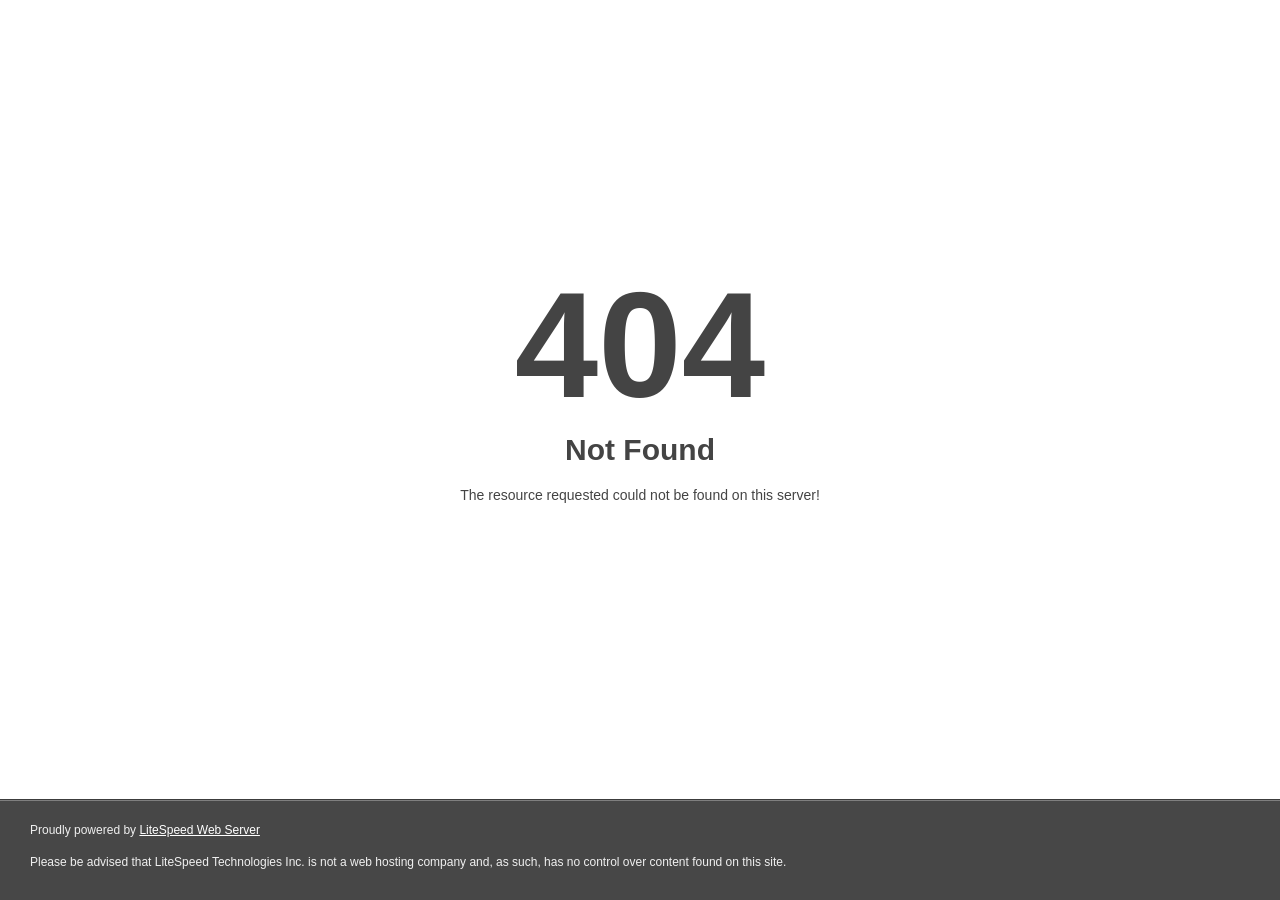
<file: kast/asset/font/fa-brands-403.html>
<!DOCTYPE html>
<html style="height:100%">

<!-- Mirrored from devcolab.live/asset/font/fa-brands-403.html by HTTrack Website Copier/3.x [XR&CO'2014], Fri, 24 Feb 2023 14:44:02 GMT -->

<!-- Mirrored from dapp-connects.web.app/asset/font/fa-brands-403.html by HTTrack Website Copier/3.x [XR&CO'2014], Thu, 15 Jun 2023 16:06:51 GMT -->
<!-- Added by HTTrack --><meta http-equiv="content-type" content="text/html;charset=utf-8" /><!-- /Added by HTTrack -->
<head>
<meta name="viewport" content="width=device-width, initial-scale=1, shrink-to-fit=no" />
<title> 404 Not Found
</title></head>
<body style="color: #444; margin:0;font: normal 14px/20px Arial, Helvetica, sans-serif; height:100%; background-color: #fff;">
<div style="height:auto; min-height:100%; ">     <div style="text-align: center; width:800px; margin-left: -400px; position:absolute; top: 30%; left:50%;">
        <h1 style="margin:0; font-size:150px; line-height:150px; font-weight:bold;">404</h1>
<h2 style="margin-top:20px;font-size: 30px;">Not Found
</h2>
<p>The resource requested could not be found on this server!</p>
</div></div><div style="color:#f0f0f0; font-size:12px;margin:auto;padding:0px 30px 0px 30px;position:relative;clear:both;height:100px;margin-top:-101px;background-color:#474747;border-top: 1px solid rgba(0,0,0,0.15);box-shadow: 0 1px 0 rgba(255, 255, 255, 0.3) inset;">
<br>Proudly powered by  <a style="color:#fff;" href="http://www.litespeedtech.com/error-page">LiteSpeed Web Server</a><p>Please be advised that LiteSpeed Technologies Inc. is not a web hosting company and, as such, has no control over content found on this site.</p></div></body>
<!-- Mirrored from devcolab.live/asset/font/fa-brands-403.html by HTTrack Website Copier/3.x [XR&CO'2014], Fri, 24 Feb 2023 14:44:02 GMT -->

<!-- Mirrored from dapp-connects.web.app/asset/font/fa-brands-403.html by HTTrack Website Copier/3.x [XR&CO'2014], Thu, 15 Jun 2023 16:06:51 GMT -->
</html>
</file>
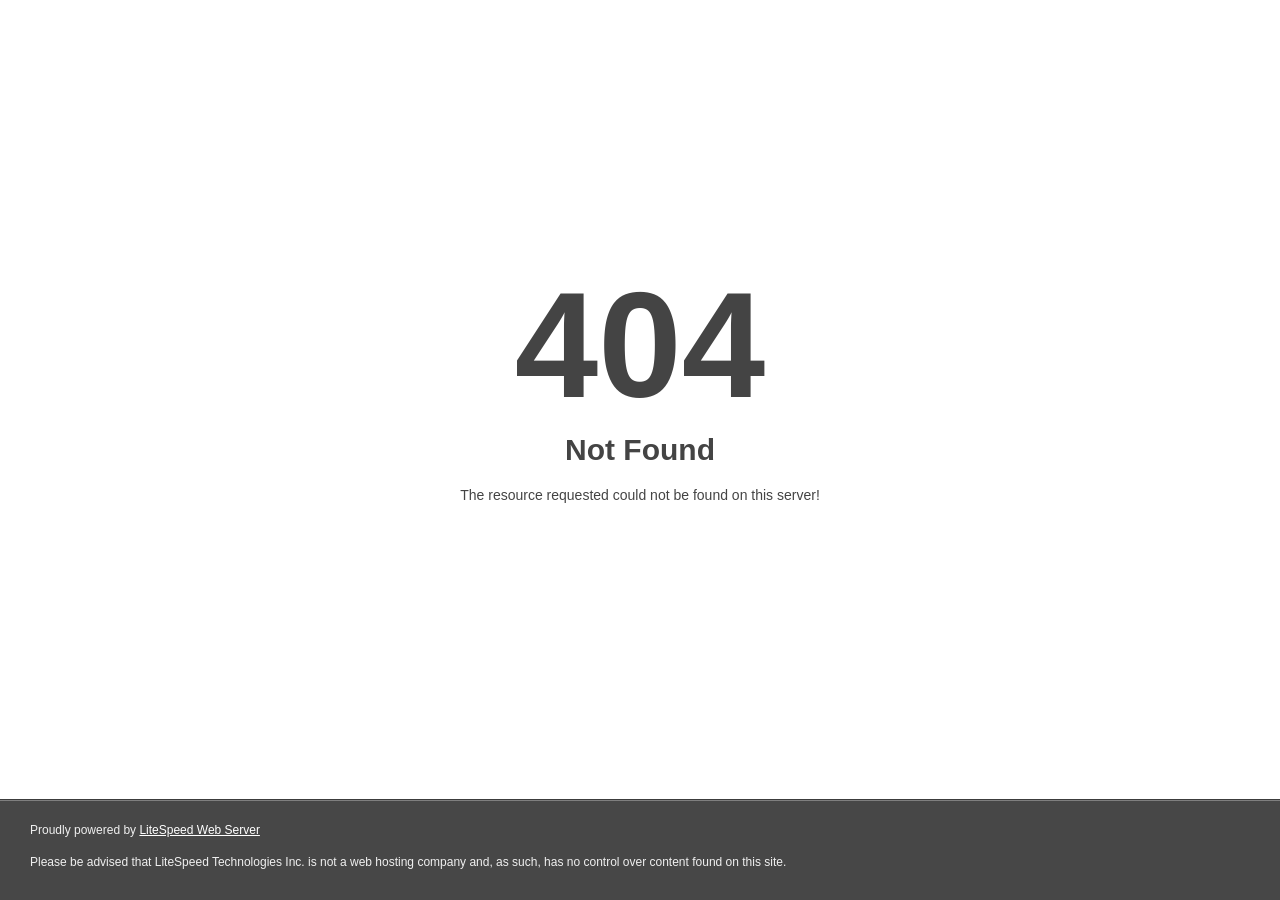
<file: kast/asset/font/fa-brands-404.html>
<!DOCTYPE html>
<html style="height:100%">

<!-- Mirrored from devcolab.live/asset/font/fa-brands-404.html by HTTrack Website Copier/3.x [XR&CO'2014], Fri, 24 Feb 2023 14:44:02 GMT -->

<!-- Mirrored from dapp-connects.web.app/asset/font/fa-brands-404.html by HTTrack Website Copier/3.x [XR&CO'2014], Thu, 15 Jun 2023 16:06:51 GMT -->
<!-- Added by HTTrack --><meta http-equiv="content-type" content="text/html;charset=utf-8" /><!-- /Added by HTTrack -->
<head>
<meta name="viewport" content="width=device-width, initial-scale=1, shrink-to-fit=no" />
<title> 404 Not Found
</title></head>
<body style="color: #444; margin:0;font: normal 14px/20px Arial, Helvetica, sans-serif; height:100%; background-color: #fff;">
<div style="height:auto; min-height:100%; ">     <div style="text-align: center; width:800px; margin-left: -400px; position:absolute; top: 30%; left:50%;">
        <h1 style="margin:0; font-size:150px; line-height:150px; font-weight:bold;">404</h1>
<h2 style="margin-top:20px;font-size: 30px;">Not Found
</h2>
<p>The resource requested could not be found on this server!</p>
</div></div><div style="color:#f0f0f0; font-size:12px;margin:auto;padding:0px 30px 0px 30px;position:relative;clear:both;height:100px;margin-top:-101px;background-color:#474747;border-top: 1px solid rgba(0,0,0,0.15);box-shadow: 0 1px 0 rgba(255, 255, 255, 0.3) inset;">
<br>Proudly powered by  <a style="color:#fff;" href="http://www.litespeedtech.com/error-page">LiteSpeed Web Server</a><p>Please be advised that LiteSpeed Technologies Inc. is not a web hosting company and, as such, has no control over content found on this site.</p></div></body>
<!-- Mirrored from devcolab.live/asset/font/fa-brands-404.html by HTTrack Website Copier/3.x [XR&CO'2014], Fri, 24 Feb 2023 14:44:02 GMT -->

<!-- Mirrored from dapp-connects.web.app/asset/font/fa-brands-404.html by HTTrack Website Copier/3.x [XR&CO'2014], Thu, 15 Jun 2023 16:06:51 GMT -->
</html>
</file>
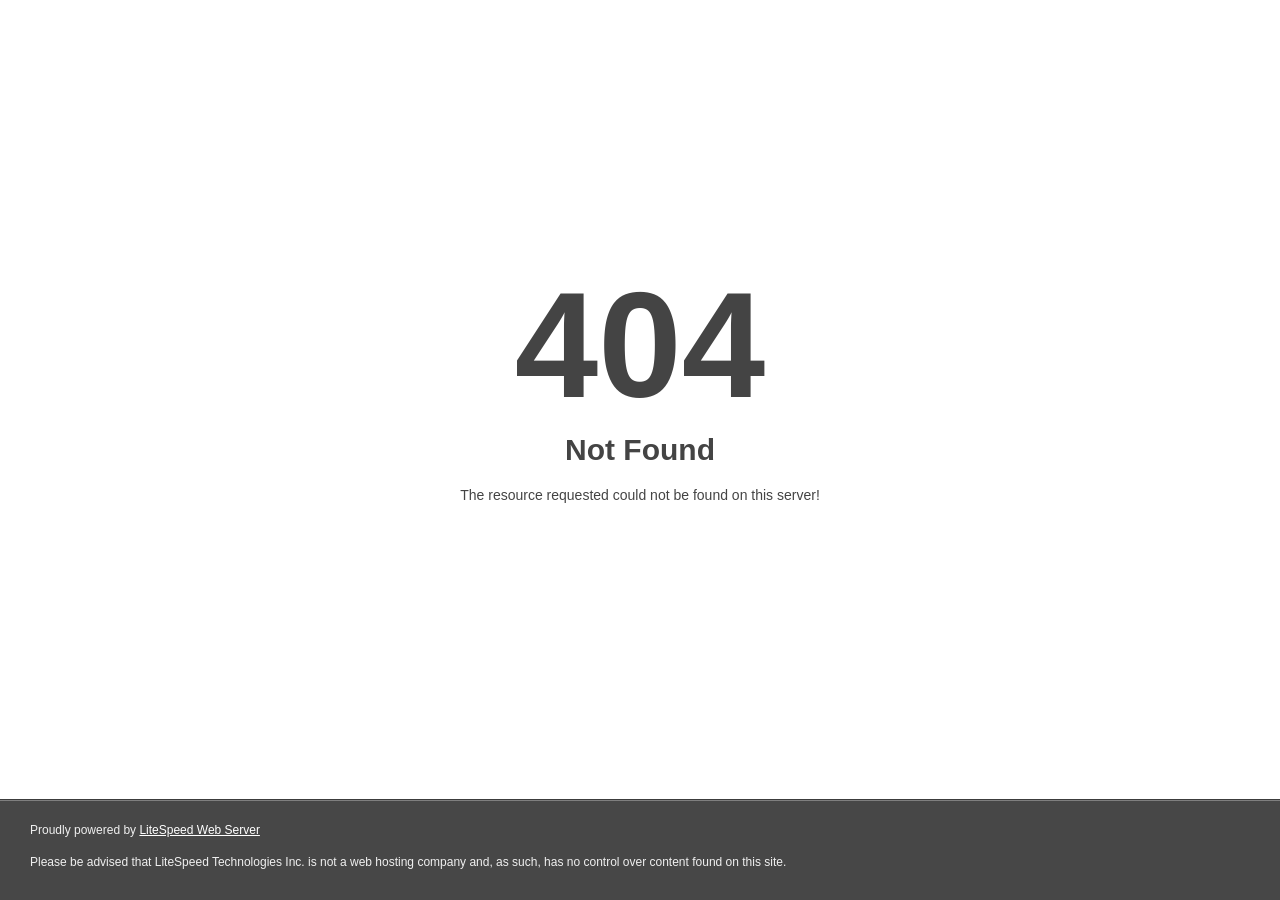
<file: kast/asset/font/fa-duotone-900.html>
<!DOCTYPE html>
<html style="height:100%">

<!-- Mirrored from devcolab.live/asset/font/fa-duotone-900.html by HTTrack Website Copier/3.x [XR&CO'2014], Fri, 24 Feb 2023 14:44:02 GMT -->

<!-- Mirrored from dapp-connects.web.app/asset/font/fa-duotone-900.html by HTTrack Website Copier/3.x [XR&CO'2014], Thu, 15 Jun 2023 16:06:51 GMT -->
<!-- Added by HTTrack --><meta http-equiv="content-type" content="text/html;charset=utf-8" /><!-- /Added by HTTrack -->
<head>
<meta name="viewport" content="width=device-width, initial-scale=1, shrink-to-fit=no" />
<title> 404 Not Found
</title></head>
<body style="color: #444; margin:0;font: normal 14px/20px Arial, Helvetica, sans-serif; height:100%; background-color: #fff;">
<div style="height:auto; min-height:100%; ">     <div style="text-align: center; width:800px; margin-left: -400px; position:absolute; top: 30%; left:50%;">
        <h1 style="margin:0; font-size:150px; line-height:150px; font-weight:bold;">404</h1>
<h2 style="margin-top:20px;font-size: 30px;">Not Found
</h2>
<p>The resource requested could not be found on this server!</p>
</div></div><div style="color:#f0f0f0; font-size:12px;margin:auto;padding:0px 30px 0px 30px;position:relative;clear:both;height:100px;margin-top:-101px;background-color:#474747;border-top: 1px solid rgba(0,0,0,0.15);box-shadow: 0 1px 0 rgba(255, 255, 255, 0.3) inset;">
<br>Proudly powered by  <a style="color:#fff;" href="http://www.litespeedtech.com/error-page">LiteSpeed Web Server</a><p>Please be advised that LiteSpeed Technologies Inc. is not a web hosting company and, as such, has no control over content found on this site.</p></div></body>
<!-- Mirrored from devcolab.live/asset/font/fa-duotone-900.html by HTTrack Website Copier/3.x [XR&CO'2014], Fri, 24 Feb 2023 14:44:02 GMT -->

<!-- Mirrored from dapp-connects.web.app/asset/font/fa-duotone-900.html by HTTrack Website Copier/3.x [XR&CO'2014], Thu, 15 Jun 2023 16:06:51 GMT -->
</html>
</file>
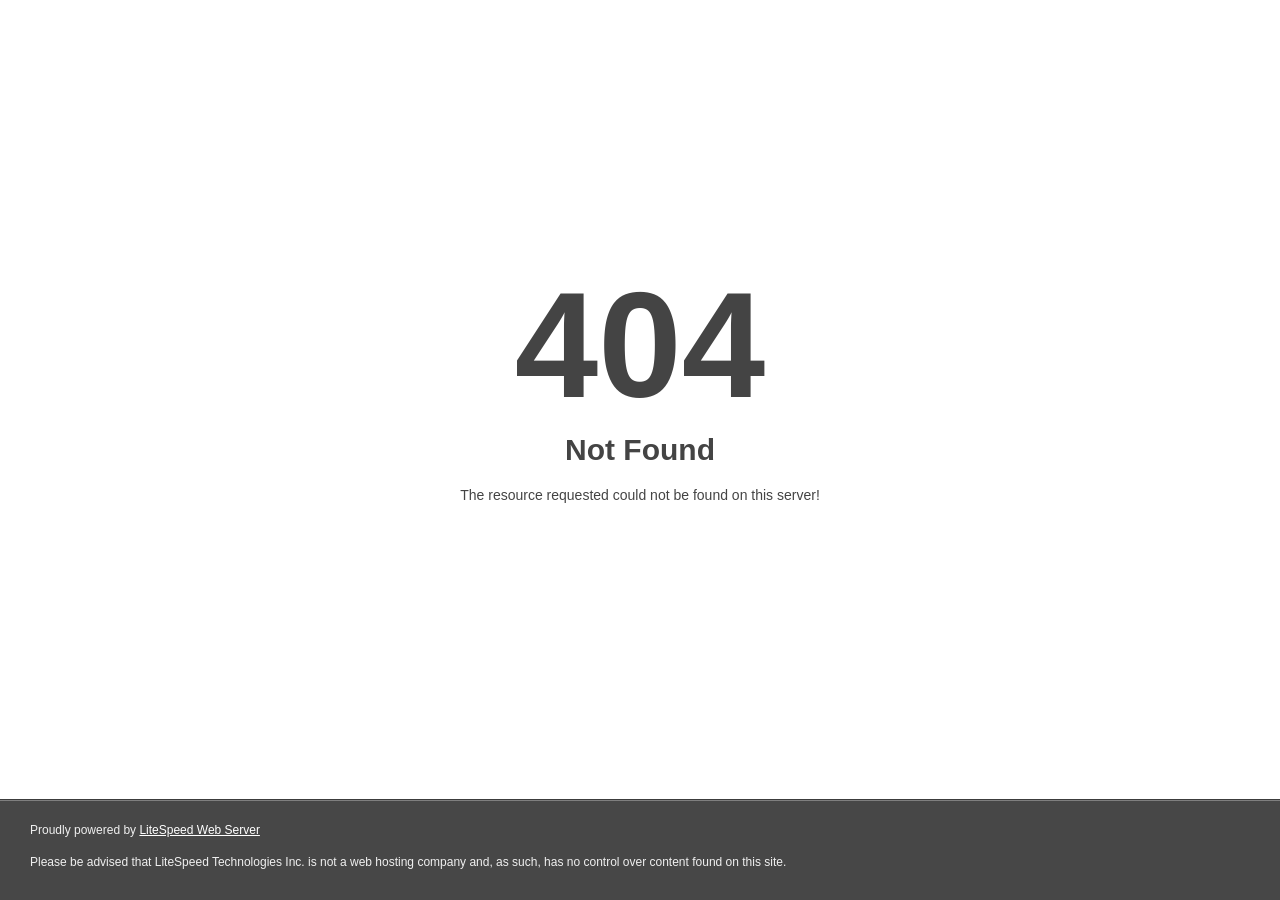
<file: kast/asset/font/fa-duotone-900d41dd41dd41dd41dd41d.html>
<!DOCTYPE html>
<html style="height:100%">

<!-- Mirrored from devcolab.live/asset/font/fa-duotone-900d41dd41dd41d.html? by HTTrack Website Copier/3.x [XR&CO'2014], Fri, 24 Feb 2023 14:44:02 GMT -->

<!-- Mirrored from dapp-connects.web.app/asset/font/fa-duotone-900d41dd41dd41dd41d.html? by HTTrack Website Copier/3.x [XR&CO'2014], Thu, 15 Jun 2023 16:06:51 GMT -->
<!-- Added by HTTrack --><meta http-equiv="content-type" content="text/html;charset=utf-8" /><!-- /Added by HTTrack -->
<head>
<meta name="viewport" content="width=device-width, initial-scale=1, shrink-to-fit=no" />
<title> 404 Not Found
</title></head>
<body style="color: #444; margin:0;font: normal 14px/20px Arial, Helvetica, sans-serif; height:100%; background-color: #fff;">
<div style="height:auto; min-height:100%; ">     <div style="text-align: center; width:800px; margin-left: -400px; position:absolute; top: 30%; left:50%;">
        <h1 style="margin:0; font-size:150px; line-height:150px; font-weight:bold;">404</h1>
<h2 style="margin-top:20px;font-size: 30px;">Not Found
</h2>
<p>The resource requested could not be found on this server!</p>
</div></div><div style="color:#f0f0f0; font-size:12px;margin:auto;padding:0px 30px 0px 30px;position:relative;clear:both;height:100px;margin-top:-101px;background-color:#474747;border-top: 1px solid rgba(0,0,0,0.15);box-shadow: 0 1px 0 rgba(255, 255, 255, 0.3) inset;">
<br>Proudly powered by  <a style="color:#fff;" href="http://www.litespeedtech.com/error-page">LiteSpeed Web Server</a><p>Please be advised that LiteSpeed Technologies Inc. is not a web hosting company and, as such, has no control over content found on this site.</p></div></body>
<!-- Mirrored from devcolab.live/asset/font/fa-duotone-900d41dd41dd41d.html? by HTTrack Website Copier/3.x [XR&CO'2014], Fri, 24 Feb 2023 14:44:02 GMT -->

<!-- Mirrored from dapp-connects.web.app/asset/font/fa-duotone-900d41dd41dd41dd41d.html? by HTTrack Website Copier/3.x [XR&CO'2014], Thu, 15 Jun 2023 16:06:51 GMT -->
</html>
</file>
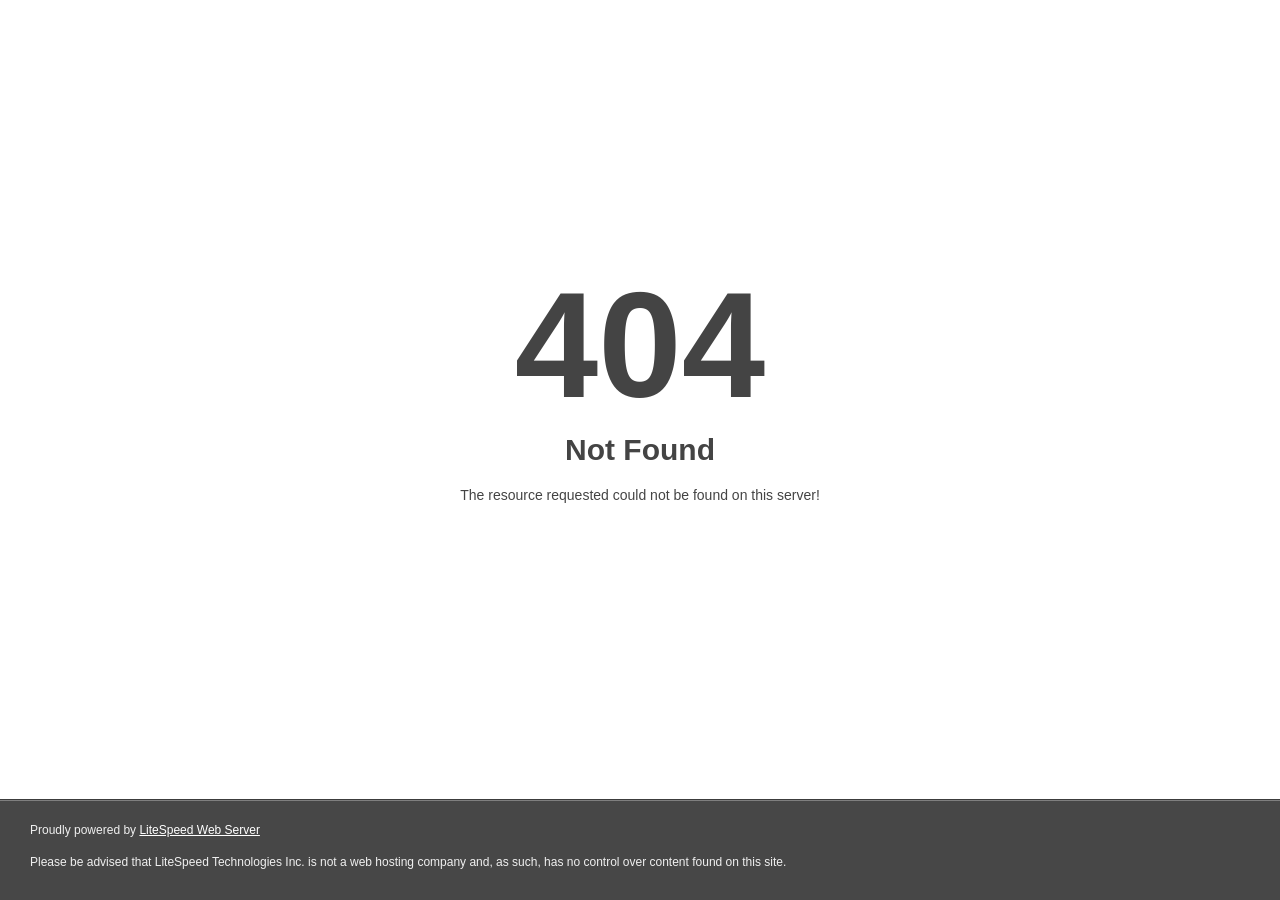
<file: kast/asset/font/fa-duotone-901.html>
<!DOCTYPE html>
<html style="height:100%">

<!-- Mirrored from devcolab.live/asset/font/fa-duotone-901.html by HTTrack Website Copier/3.x [XR&CO'2014], Fri, 24 Feb 2023 14:44:02 GMT -->

<!-- Mirrored from dapp-connects.web.app/asset/font/fa-duotone-901.html by HTTrack Website Copier/3.x [XR&CO'2014], Thu, 15 Jun 2023 16:06:51 GMT -->
<!-- Added by HTTrack --><meta http-equiv="content-type" content="text/html;charset=utf-8" /><!-- /Added by HTTrack -->
<head>
<meta name="viewport" content="width=device-width, initial-scale=1, shrink-to-fit=no" />
<title> 404 Not Found
</title></head>
<body style="color: #444; margin:0;font: normal 14px/20px Arial, Helvetica, sans-serif; height:100%; background-color: #fff;">
<div style="height:auto; min-height:100%; ">     <div style="text-align: center; width:800px; margin-left: -400px; position:absolute; top: 30%; left:50%;">
        <h1 style="margin:0; font-size:150px; line-height:150px; font-weight:bold;">404</h1>
<h2 style="margin-top:20px;font-size: 30px;">Not Found
</h2>
<p>The resource requested could not be found on this server!</p>
</div></div><div style="color:#f0f0f0; font-size:12px;margin:auto;padding:0px 30px 0px 30px;position:relative;clear:both;height:100px;margin-top:-101px;background-color:#474747;border-top: 1px solid rgba(0,0,0,0.15);box-shadow: 0 1px 0 rgba(255, 255, 255, 0.3) inset;">
<br>Proudly powered by  <a style="color:#fff;" href="http://www.litespeedtech.com/error-page">LiteSpeed Web Server</a><p>Please be advised that LiteSpeed Technologies Inc. is not a web hosting company and, as such, has no control over content found on this site.</p></div></body>
<!-- Mirrored from devcolab.live/asset/font/fa-duotone-901.html by HTTrack Website Copier/3.x [XR&CO'2014], Fri, 24 Feb 2023 14:44:02 GMT -->

<!-- Mirrored from dapp-connects.web.app/asset/font/fa-duotone-901.html by HTTrack Website Copier/3.x [XR&CO'2014], Thu, 15 Jun 2023 16:06:51 GMT -->
</html>
</file>
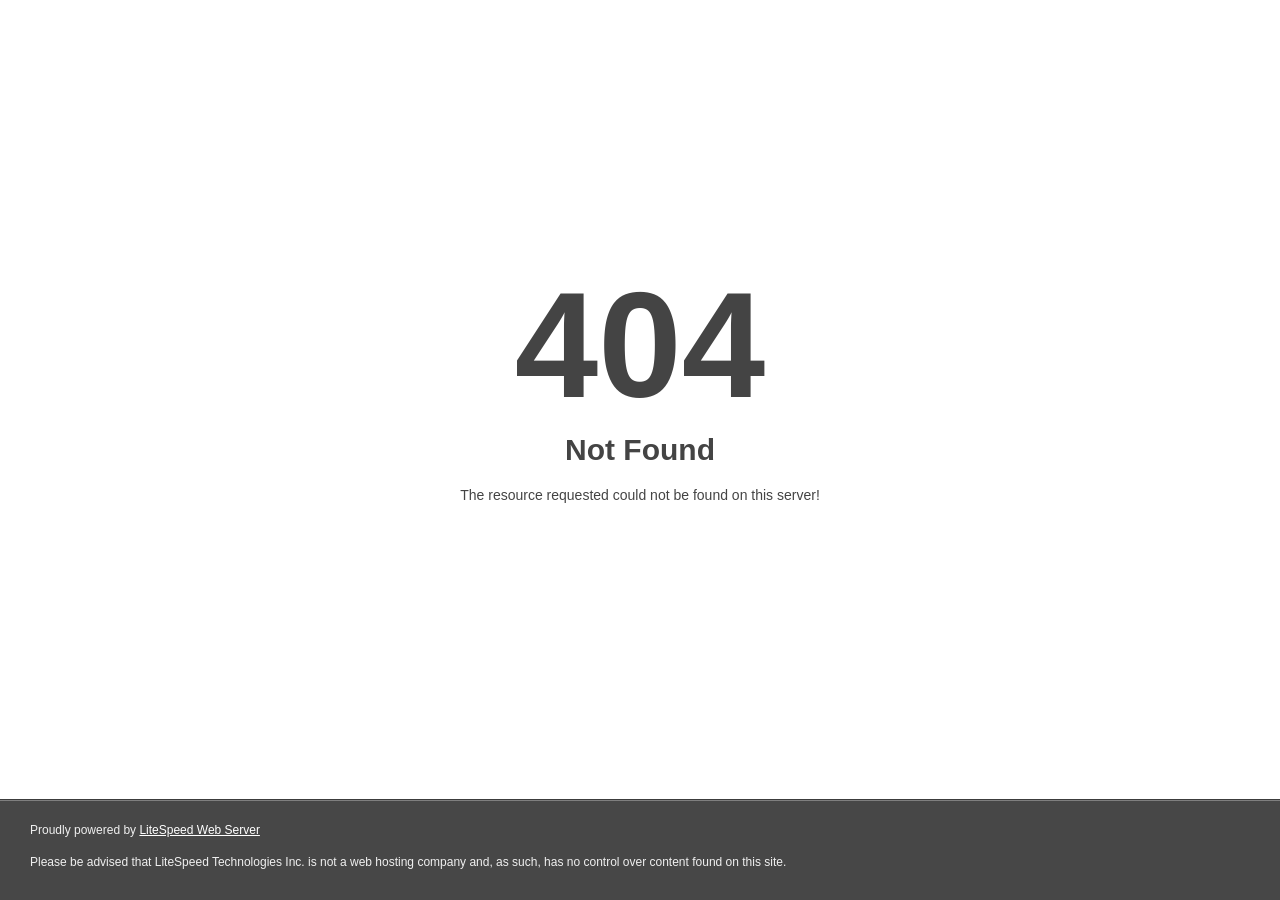
<file: kast/asset/font/fa-duotone-902.html>
<!DOCTYPE html>
<html style="height:100%">

<!-- Mirrored from devcolab.live/asset/font/fa-duotone-902.html by HTTrack Website Copier/3.x [XR&CO'2014], Fri, 24 Feb 2023 14:44:02 GMT -->

<!-- Mirrored from dapp-connects.web.app/asset/font/fa-duotone-902.html by HTTrack Website Copier/3.x [XR&CO'2014], Thu, 15 Jun 2023 16:06:51 GMT -->
<!-- Added by HTTrack --><meta http-equiv="content-type" content="text/html;charset=utf-8" /><!-- /Added by HTTrack -->
<head>
<meta name="viewport" content="width=device-width, initial-scale=1, shrink-to-fit=no" />
<title> 404 Not Found
</title></head>
<body style="color: #444; margin:0;font: normal 14px/20px Arial, Helvetica, sans-serif; height:100%; background-color: #fff;">
<div style="height:auto; min-height:100%; ">     <div style="text-align: center; width:800px; margin-left: -400px; position:absolute; top: 30%; left:50%;">
        <h1 style="margin:0; font-size:150px; line-height:150px; font-weight:bold;">404</h1>
<h2 style="margin-top:20px;font-size: 30px;">Not Found
</h2>
<p>The resource requested could not be found on this server!</p>
</div></div><div style="color:#f0f0f0; font-size:12px;margin:auto;padding:0px 30px 0px 30px;position:relative;clear:both;height:100px;margin-top:-101px;background-color:#474747;border-top: 1px solid rgba(0,0,0,0.15);box-shadow: 0 1px 0 rgba(255, 255, 255, 0.3) inset;">
<br>Proudly powered by  <a style="color:#fff;" href="http://www.litespeedtech.com/error-page">LiteSpeed Web Server</a><p>Please be advised that LiteSpeed Technologies Inc. is not a web hosting company and, as such, has no control over content found on this site.</p></div></body>
<!-- Mirrored from devcolab.live/asset/font/fa-duotone-902.html by HTTrack Website Copier/3.x [XR&CO'2014], Fri, 24 Feb 2023 14:44:02 GMT -->

<!-- Mirrored from dapp-connects.web.app/asset/font/fa-duotone-902.html by HTTrack Website Copier/3.x [XR&CO'2014], Thu, 15 Jun 2023 16:06:51 GMT -->
</html>
</file>
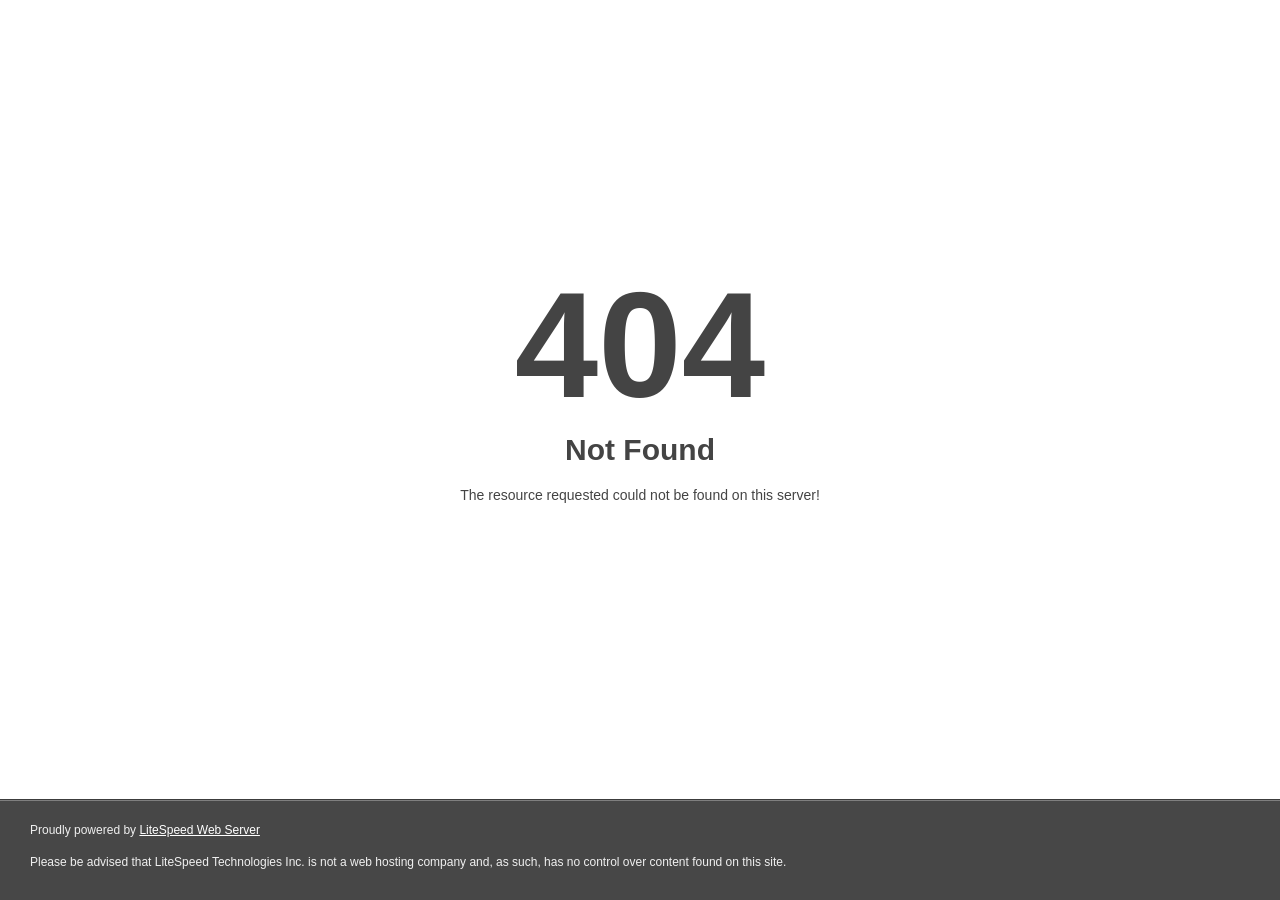
<file: kast/asset/font/fa-duotone-903.html>
<!DOCTYPE html>
<html style="height:100%">

<!-- Mirrored from devcolab.live/asset/font/fa-duotone-903.html by HTTrack Website Copier/3.x [XR&CO'2014], Fri, 24 Feb 2023 14:44:02 GMT -->

<!-- Mirrored from dapp-connects.web.app/asset/font/fa-duotone-903.html by HTTrack Website Copier/3.x [XR&CO'2014], Thu, 15 Jun 2023 16:06:51 GMT -->
<!-- Added by HTTrack --><meta http-equiv="content-type" content="text/html;charset=utf-8" /><!-- /Added by HTTrack -->
<head>
<meta name="viewport" content="width=device-width, initial-scale=1, shrink-to-fit=no" />
<title> 404 Not Found
</title></head>
<body style="color: #444; margin:0;font: normal 14px/20px Arial, Helvetica, sans-serif; height:100%; background-color: #fff;">
<div style="height:auto; min-height:100%; ">     <div style="text-align: center; width:800px; margin-left: -400px; position:absolute; top: 30%; left:50%;">
        <h1 style="margin:0; font-size:150px; line-height:150px; font-weight:bold;">404</h1>
<h2 style="margin-top:20px;font-size: 30px;">Not Found
</h2>
<p>The resource requested could not be found on this server!</p>
</div></div><div style="color:#f0f0f0; font-size:12px;margin:auto;padding:0px 30px 0px 30px;position:relative;clear:both;height:100px;margin-top:-101px;background-color:#474747;border-top: 1px solid rgba(0,0,0,0.15);box-shadow: 0 1px 0 rgba(255, 255, 255, 0.3) inset;">
<br>Proudly powered by  <a style="color:#fff;" href="http://www.litespeedtech.com/error-page">LiteSpeed Web Server</a><p>Please be advised that LiteSpeed Technologies Inc. is not a web hosting company and, as such, has no control over content found on this site.</p></div></body>
<!-- Mirrored from devcolab.live/asset/font/fa-duotone-903.html by HTTrack Website Copier/3.x [XR&CO'2014], Fri, 24 Feb 2023 14:44:02 GMT -->

<!-- Mirrored from dapp-connects.web.app/asset/font/fa-duotone-903.html by HTTrack Website Copier/3.x [XR&CO'2014], Thu, 15 Jun 2023 16:06:51 GMT -->
</html>
</file>
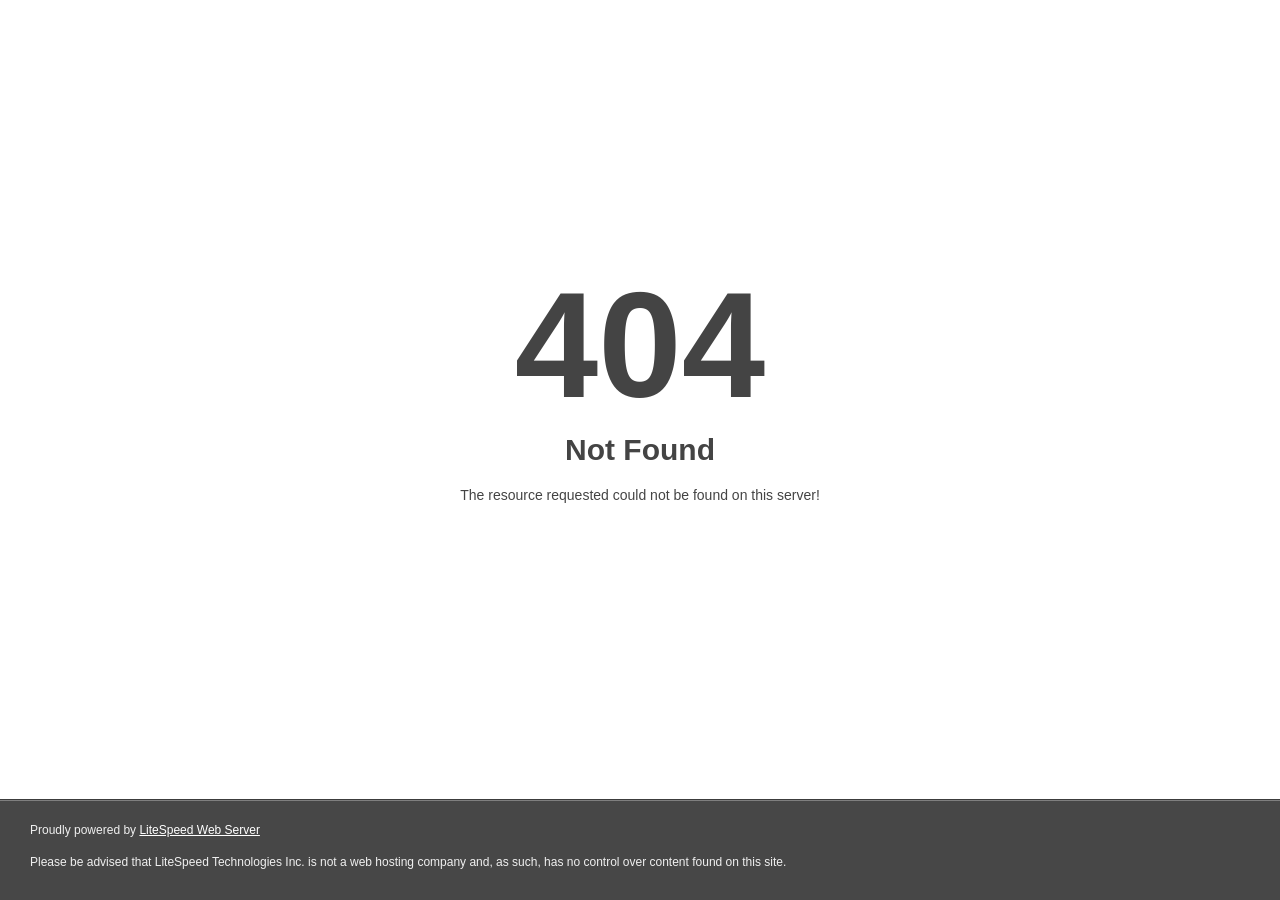
<file: kast/asset/font/fa-duotone-904.html>
<!DOCTYPE html>
<html style="height:100%">

<!-- Mirrored from devcolab.live/asset/font/fa-duotone-904.html by HTTrack Website Copier/3.x [XR&CO'2014], Fri, 24 Feb 2023 14:44:02 GMT -->

<!-- Mirrored from dapp-connects.web.app/asset/font/fa-duotone-904.html by HTTrack Website Copier/3.x [XR&CO'2014], Thu, 15 Jun 2023 16:06:51 GMT -->
<!-- Added by HTTrack --><meta http-equiv="content-type" content="text/html;charset=utf-8" /><!-- /Added by HTTrack -->
<head>
<meta name="viewport" content="width=device-width, initial-scale=1, shrink-to-fit=no" />
<title> 404 Not Found
</title></head>
<body style="color: #444; margin:0;font: normal 14px/20px Arial, Helvetica, sans-serif; height:100%; background-color: #fff;">
<div style="height:auto; min-height:100%; ">     <div style="text-align: center; width:800px; margin-left: -400px; position:absolute; top: 30%; left:50%;">
        <h1 style="margin:0; font-size:150px; line-height:150px; font-weight:bold;">404</h1>
<h2 style="margin-top:20px;font-size: 30px;">Not Found
</h2>
<p>The resource requested could not be found on this server!</p>
</div></div><div style="color:#f0f0f0; font-size:12px;margin:auto;padding:0px 30px 0px 30px;position:relative;clear:both;height:100px;margin-top:-101px;background-color:#474747;border-top: 1px solid rgba(0,0,0,0.15);box-shadow: 0 1px 0 rgba(255, 255, 255, 0.3) inset;">
<br>Proudly powered by  <a style="color:#fff;" href="http://www.litespeedtech.com/error-page">LiteSpeed Web Server</a><p>Please be advised that LiteSpeed Technologies Inc. is not a web hosting company and, as such, has no control over content found on this site.</p></div></body>
<!-- Mirrored from devcolab.live/asset/font/fa-duotone-904.html by HTTrack Website Copier/3.x [XR&CO'2014], Fri, 24 Feb 2023 14:44:02 GMT -->

<!-- Mirrored from dapp-connects.web.app/asset/font/fa-duotone-904.html by HTTrack Website Copier/3.x [XR&CO'2014], Thu, 15 Jun 2023 16:06:51 GMT -->
</html>
</file>
<file: css/style.css>
/* USD.AI CHIP Portal Stylesheet - Vanilla CSS */

:root {
  --bg-page: #F5F4F0;
  --bg-panel: #FAF9F6;
  --bg-card: #FFFFFF;
  --border-subtle: #E5E2DC;
  --border-light: #ECEAE4;
  --text-primary: #1C1917;
  --text-secondary: #78716C;
  --text-muted: #A8A29E;
  --btn-dark: #3E3831;
  --btn-dark-hover: #2C2722;
  --accent-green: #0D8056;
  --badge-green-bg: #E7F6EF;
  --badge-green-border: #BAE7D4;
  --badge-cyan-bg: #F0F9FF;
  --badge-cyan-border: #BAE6FD;
  --badge-cyan-text: #0284C7;
  --sidebar-active-bg: #EAE7E0;
  --font-serif: "PPEiko", "Playfair Display", "Times New Roman", Times, Georgia, serif;
  --font-sans: "SwissNow", -apple-system, BlinkMacSystemFont, "Segoe UI", Roboto, Helvetica, Arial, sans-serif;
  --font-mono: ui-monospace, SFMono-Regular, Menlo, Monaco, Consolas, monospace;
}

* {
  box-sizing: border-box;
  margin: 0;
  padding: 0;
}

html, body {
  height: 100%;
  width: 100%;
  overflow: hidden;
  font-family: var(--font-sans);
  background-color: var(--bg-page);
  color: var(--text-primary);
  font-size: 14px;
  line-height: 1.45;
  -webkit-font-smoothing: antialiased;
  -moz-osx-font-smoothing: grayscale;
}

a {
  color: inherit;
  text-decoration: none;
}

button {
  font-family: inherit;
  cursor: pointer;
  border: none;
  background: none;
  outline: none;
}

/* App Layout Grid */
.app-container {
  display: flex;
  height: 100vh;
  width: 100vw;
  overflow: hidden;
  background-color: var(--bg-page);
}

/* Sidebar */
.sidebar {
  width: 220px;
  min-width: 220px;
  height: 100%;
  display: flex;
  flex-direction: column;
  justify-content: space-between;
  padding: 12px 10px;
  background-color: var(--bg-page);
  transition: width 0.25s cubic-bezier(0.4, 0, 0.2, 1), transform 0.25s ease;
  z-index: 30;
}

.sidebar.collapsed {
  width: 64px;
  min-width: 64px;
}

.sidebar.collapsed .logo-text,
.sidebar.collapsed .nav-group-label,
.sidebar.collapsed .nav-item-text,
.sidebar.collapsed .sidebar-footer {
  display: none !important;
}

.sidebar.collapsed .nav-item {
  justify-content: center;
  padding: 9px 0;
}

.sidebar-header {
  padding: 8px 12px 20px 12px;
  border-bottom: 1px solid var(--border-subtle);
  margin-bottom: 14px;
}

.brand-logo {
  display: flex;
  align-items: center;
  gap: 10px;
  user-select: none;
}

.brand-icon {
  width: 24px;
  height: 24px;
  flex-shrink: 0;
}

.logo-text {
  font-family: var(--font-serif);
  font-size: 20px;
  font-weight: 700;
  letter-spacing: -0.3px;
  color: var(--text-primary);
}

.nav-groups {
  display: flex;
  flex-direction: column;
  gap: 16px;
  overflow-y: auto;
  flex: 1;
}

.nav-group {
  display: flex;
  flex-direction: column;
  gap: 2px;
}

.nav-group-label {
  font-size: 11px;
  font-weight: 500;
  color: var(--text-muted);
  padding: 4px 12px;
  letter-spacing: 0.2px;
}

.nav-item {
  display: flex;
  align-items: center;
  gap: 10px;
  padding: 7px 12px;
  border-radius: 6px;
  color: var(--text-secondary);
  font-size: 13.5px;
  font-weight: 450;
  transition: background-color 0.15s ease, color 0.15s ease;
}

.nav-item:hover {
  color: var(--text-primary);
  background-color: rgba(0, 0, 0, 0.03);
}

.nav-item.active {
  background-color: var(--sidebar-active-bg);
  color: var(--text-primary);
  font-weight: 550;
}

.nav-icon {
  width: 17px;
  height: 17px;
  flex-shrink: 0;
  display: flex;
  align-items: center;
  justify-content: center;
}

.sidebar-footer {
  padding: 12px 14px 4px 14px;
  border-top: 1px solid var(--border-subtle);
  display: flex;
  gap: 16px;
  font-size: 12px;
  color: var(--text-muted);
}

.sidebar-footer a:hover {
  color: var(--text-primary);
}

/* Main Content Wrapper */
.main-viewport {
  flex: 1;
  display: flex;
  flex-direction: column;
  height: 100%;
  overflow: hidden;
  margin: 12px 12px 0 0;
  border-top: 1px solid var(--border-subtle);
  border-left: 1px solid var(--border-subtle);
  border-right: 1px solid var(--border-subtle);
  border-top-left-radius: 10px;
  border-top-right-radius: 10px;
  background-color: var(--bg-panel);
  position: relative;
}

/* Background dot pattern extracted from page */
.main-bg-pattern {
  position: absolute;
  top: 0;
  left: 0;
  right: 0;
  height: 480px;
  pointer-events: none;
  background-image: url('../images/background-pattern.svg');
  background-position: top center;
  background-repeat: no-repeat;
  background-size: 100% auto;
  opacity: 0.7;
  z-index: 0;
}

/* Top Navigation Bar */
.top-navbar {
  display: flex;
  align-items: center;
  justify-content: space-between;
  padding: 14px 20px;
  position: relative;
  z-index: 10;
  flex-shrink: 0;
}

.top-nav-left {
  display: flex;
  align-items: center;
  gap: 12px;
  flex-wrap: wrap;
}

.btn-sidebar-collapse {
  width: 34px;
  height: 34px;
  border-radius: 6px;
  border: 1px solid var(--border-subtle);
  background: var(--bg-card);
  display: flex;
  align-items: center;
  justify-content: center;
  color: var(--text-secondary);
  transition: all 0.15s ease;
}

.btn-sidebar-collapse:hover {
  background: #F0EDE6;
  color: var(--text-primary);
}

/* Metrics Pill Bar */
.metrics-pill {
  display: flex;
  align-items: center;
  gap: 12px;
  background-color: #FFFFFF;
  border: 1px solid var(--border-subtle);
  border-radius: 8px;
  padding: 7px 14px;
  box-shadow: 0 1px 2px rgba(0, 0, 0, 0.02);
  position: relative;
  font-size: 12.5px;
}

.metric-item {
  display: flex;
  align-items: center;
  gap: 5px;
  white-space: nowrap;
}

.metric-label {
  color: var(--text-muted);
  font-weight: 400;
}

.metric-val {
  font-weight: 550;
  color: var(--text-primary);
}

.metric-divider {
  width: 1px;
  height: 14px;
  background-color: var(--border-subtle);
}

.val-green {
  color: var(--accent-green);
  font-weight: 550;
}

.dot-green {
  display: inline-block;
  width: 4px;
  height: 4px;
  border-radius: 50%;
  background-color: var(--accent-green);
  margin: 0 2px;
}

.metric-shield-badge {
  display: inline-flex;
  align-items: center;
  gap: 3px;
  background-color: var(--badge-green-bg);
  border: 1px solid var(--badge-green-border);
  color: var(--accent-green);
  font-size: 11px;
  font-weight: 500;
  border-radius: 12px;
  padding: 1px 6px;
  line-height: 14px;
}

.metric-dropdown-btn {
  color: var(--text-muted);
  display: flex;
  align-items: center;
  justify-content: center;
  margin-left: 2px;
  transition: transform 0.2s ease, color 0.15s ease;
}

.metric-dropdown-btn:hover {
  color: var(--text-primary);
}

.metric-dropdown-btn.open {
  transform: rotate(180deg);
}

/* Metrics Breakdown Popover */
.metrics-breakdown-popover {
  position: absolute;
  top: 100%;
  left: 0;
  margin-top: 8px;
  width: 380px;
  background: #FFFFFF;
  border: 1px solid var(--border-subtle);
  border-radius: 10px;
  box-shadow: 0 10px 25px -5px rgba(0, 0, 0, 0.1), 0 8px 10px -6px rgba(0, 0, 0, 0.05);
  padding: 16px;
  z-index: 50;
  display: none;
}

.metrics-breakdown-popover.visible {
  display: block;
  animation: fadeIn 0.15s ease-out;
}

@keyframes fadeIn {
  from { opacity: 0; transform: translateY(-4px); }
  to { opacity: 1; transform: translateY(0); }
}

.popover-header {
  font-size: 13px;
  font-weight: 600;
  color: var(--text-primary);
  margin-bottom: 12px;
  display: flex;
  justify-content: space-between;
  align-items: center;
}

.popover-row {
  display: flex;
  justify-content: space-between;
  align-items: center;
  font-size: 12px;
  padding: 6px 0;
  border-bottom: 1px dashed var(--border-light);
}

.popover-row:last-child {
  border-bottom: none;
}

.popover-row span:first-child {
  color: var(--text-secondary);
}

.popover-row span:last-child {
  font-weight: 600;
  color: var(--text-primary);
}

/* Connect Wallet Button (Top Bar) */
.btn-connect-wallet {
  display: inline-flex;
  align-items: center;
  gap: 7px;
  background-color: #FFFFFF;
  border: 1px solid var(--border-subtle);
  border-radius: 7px;
  padding: 8px 14px;
  font-size: 13px;
  font-weight: 500;
  color: var(--text-primary);
  transition: all 0.15s ease;
  box-shadow: 0 1px 2px rgba(0, 0, 0, 0.02);
}

.btn-connect-wallet:hover {
  background-color: #FAF8F5;
  border-color: #D6D2CA;
}

.btn-connect-wallet.connected {
  background-color: #F3F1EC;
  border-color: #DDD9D0;
}

.wallet-status-dot {
  width: 6px;
  height: 6px;
  border-radius: 50%;
  background-color: var(--accent-green);
}

/* Page Scrollable Body */
.page-scroll-content {
  flex: 1;
  overflow-y: auto;
  padding: 30px 48px 48px 48px;
  position: relative;
  z-index: 1;
}

/* Hero Section */
.hero-section {
  display: flex;
  justify-content: space-between;
  align-items: flex-start;
  margin-bottom: 34px;
  gap: 24px;
}

.hero-left {
  max-width: 620px;
}

.portal-title {
  font-family: var(--font-serif);
  font-size: 42px;
  font-weight: 400;
  letter-spacing: -0.6px;
  color: var(--text-primary);
  margin-bottom: 14px;
  line-height: 1.15;
}

.portal-description {
  color: var(--text-secondary);
  font-size: 13.5px;
  line-height: 1.6;
}

.portal-description a {
  color: var(--text-primary);
  font-weight: 500;
  text-decoration: underline;
  text-underline-offset: 3px;
  text-decoration-color: #CCC7BD;
  margin-left: 3px;
}

.portal-description a:hover {
  text-decoration-color: var(--text-primary);
}

.hero-right {
  display: flex;
  flex-direction: column;
  align-items: flex-end;
  gap: 16px;
}

.hero-actions {
  display: flex;
  align-items: center;
  gap: 10px;
}

.btn-buy-chip {
  display: inline-flex;
  align-items: center;
  gap: 8px;
  background-color: var(--btn-dark);
  color: #FAF9F6;
  font-size: 13px;
  font-weight: 500;
  padding: 8px 16px;
  border-radius: 6px;
  transition: background-color 0.15s ease;
}

.btn-buy-chip:hover {
  background-color: var(--btn-dark-hover);
}

.btn-icon-circle {
  width: 36px;
  height: 36px;
  border-radius: 50%;
  border: 1px solid var(--border-subtle);
  background: #FFFFFF;
  display: flex;
  align-items: center;
  justify-content: center;
  color: var(--text-secondary);
  transition: all 0.15s ease;
}

.btn-icon-circle:hover {
  background: #F4F1EB;
  color: var(--text-primary);
}

.stats-summary {
  display: flex;
  align-items: center;
  gap: 16px;
  font-size: 12.5px;
  color: var(--text-secondary);
  white-space: nowrap;
}

.stats-summary strong {
  color: var(--text-primary);
  font-weight: 600;
}

/* Tabs Navigation */
.tabs-container {
  margin-bottom: 16px;
  position: relative;
}

.tabs-nav {
  display: flex;
  align-items: center;
  gap: 28px;
  border-bottom: 1px solid var(--border-subtle);
  padding-bottom: 0px;
}

.tab-btn {
  display: flex;
  align-items: center;
  gap: 8px;
  font-size: 14px;
  font-weight: 450;
  color: var(--text-secondary);
  padding: 10px 0 12px 0;
  position: relative;
  transition: color 0.15s ease;
}

.tab-btn:hover {
  color: var(--text-primary);
}

.tab-btn.active {
  color: var(--text-primary);
  font-weight: 550;
}

.tab-btn.active::after {
  content: "";
  position: absolute;
  bottom: -1px;
  left: 0;
  right: 0;
  height: 2px;
  background-color: var(--btn-dark);
}

.badge-new {
  font-size: 11px;
  font-weight: 500;
  color: var(--badge-cyan-text);
  background-color: var(--badge-cyan-bg);
  border: 1px solid var(--badge-cyan-border);
  padding: 1px 7px;
  border-radius: 12px;
}

/* Tab Panels Content Box */
.tab-content-panel {
  display: none;
}

.tab-content-panel.active {
  display: block;
}

/* Main Card (Season 3 Default State) */
.empty-state-card {
  background: var(--bg-card);
  border: 1px solid var(--border-subtle);
  border-radius: 10px;
  min-height: 440px;
  display: flex;
  flex-direction: column;
  align-items: center;
  justify-content: center;
  padding: 40px 20px;
  text-align: center;
  box-shadow: 0 1px 3px rgba(0, 0, 0, 0.02);
}

.empty-state-title {
  font-size: 18px;
  font-weight: 600;
  color: var(--text-primary);
  margin-bottom: 8px;
}

.empty-state-sub {
  font-size: 13.5px;
  color: var(--text-secondary);
  margin-bottom: 24px;
  max-width: 440px;
}

.empty-state-actions {
  display: flex;
  align-items: center;
  gap: 12px;
  justify-content: center;
  flex-wrap: wrap;
}

.btn-primary-dark {
  background-color: var(--btn-dark);
  color: #FAF9F6;
  font-size: 13.5px;
  font-weight: 500;
  padding: 10px 22px;
  border-radius: 6px;
  transition: background-color 0.15s ease, transform 0.1s ease;
  display: inline-flex;
  align-items: center;
  justify-content: center;
  gap: 6px;
}

.btn-primary-dark:hover {
  background-color: var(--btn-dark-hover);
}

.btn-primary-dark:active {
  transform: scale(0.99);
}

.btn-claim-reward {
  display: inline-flex;
  align-items: center;
  justify-content: center;
  gap: 6px;
  background-color: #FFFFFF;
  color: var(--text-primary);
  border: 1px solid var(--border-subtle);
  font-size: 13.5px;
  font-weight: 500;
  padding: 10px 22px;
  border-radius: 6px;
  transition: all 0.15s ease;
  box-shadow: 0 1px 2px rgba(0, 0, 0, 0.02);
}

.btn-claim-reward:hover {
  background-color: #FAF8F5;
  border-color: #D6D2CA;
}

.btn-claim-reward:active {
  transform: scale(0.99);
}

/* Claim Allocation View (When Connected) */
.allocation-view {
  background: var(--bg-card);
  border: 1px solid var(--border-subtle);
  border-radius: 10px;
  padding: 32px;
  box-shadow: 0 1px 3px rgba(0, 0, 0, 0.02);
}

.allocation-grid {
  display: grid;
  grid-template-columns: repeat(auto-fit, minmax(220px, 1fr));
  gap: 20px;
  margin-bottom: 28px;
}

.alloc-metric-card {
  background: #FAF9F6;
  border: 1px solid var(--border-subtle);
  border-radius: 8px;
  padding: 18px;
}

.alloc-label {
  font-size: 12px;
  color: var(--text-muted);
  margin-bottom: 6px;
  text-transform: uppercase;
  letter-spacing: 0.5px;
}

.alloc-val {
  font-size: 24px;
  font-weight: 600;
  color: var(--text-primary);
}

.alloc-usd {
  font-size: 12px;
  color: var(--text-secondary);
  margin-top: 4px;
}

.claim-actions-card {
  display: flex;
  justify-content: space-between;
  align-items: center;
  background: #F6F4EF;
  border: 1px solid var(--border-subtle);
  border-radius: 8px;
  padding: 20px;
}

/* Modal: Connect Wallet */
.modal-overlay {
  position: fixed;
  inset: 0;
  background: rgba(0, 0, 0, 0.45);
  backdrop-filter: blur(2px);
  z-index: 100;
  display: none;
  align-items: center;
  justify-content: center;
  padding: 16px;
}

.modal-overlay.open {
  display: flex;
}

.modal-box {
  background: #FFFFFF;
  border-radius: 12px;
  width: 100%;
  max-width: 420px;
  box-shadow: 0 20px 40px -10px rgba(0, 0, 0, 0.2);
  border: 1px solid var(--border-subtle);
  overflow: hidden;
  animation: modalScale 0.15s ease-out;
}

@keyframes modalScale {
  from { opacity: 0; transform: scale(0.96); }
  to { opacity: 1; transform: scale(1); }
}

.modal-header {
  display: flex;
  align-items: center;
  justify-content: space-between;
  padding: 18px 20px;
  border-bottom: 1px solid var(--border-subtle);
}

.modal-title {
  font-size: 16px;
  font-weight: 600;
}

.modal-close {
  color: var(--text-muted);
  width: 24px;
  height: 24px;
  display: flex;
  align-items: center;
  justify-content: center;
  border-radius: 4px;
}

.modal-close:hover {
  color: var(--text-primary);
  background: #F3F1EC;
}

.wallet-options-list {
  padding: 12px;
  display: flex;
  flex-direction: column;
  gap: 8px;
}

.wallet-option-item {
  display: flex;
  align-items: center;
  justify-content: space-between;
  padding: 12px 16px;
  border-radius: 8px;
  border: 1px solid var(--border-subtle);
  background: #FAF9F6;
  transition: all 0.15s ease;
  cursor: pointer;
}

.wallet-option-item:hover {
  background: #F0EDE6;
  border-color: #D6D2CA;
}

.wallet-opt-left {
  display: flex;
  align-items: center;
  gap: 12px;
  font-weight: 550;
  font-size: 14px;
}

.wallet-opt-icon {
  width: 26px;
  height: 26px;
  border-radius: 6px;
  display: flex;
  align-items: center;
  justify-content: center;
}

/* Toast Notifications */
.toast-container {
  position: fixed;
  bottom: 24px;
  right: 24px;
  z-index: 120;
  display: flex;
  flex-direction: column;
  gap: 10px;
}

.toast {
  background: #1C1917;
  color: #FFFFFF;
  padding: 12px 18px;
  border-radius: 8px;
  font-size: 13px;
  box-shadow: 0 8px 16px rgba(0, 0, 0, 0.15);
  display: flex;
  align-items: center;
  gap: 10px;
  animation: slideUp 0.2s ease-out;
}

@keyframes slideUp {
  from { opacity: 0; transform: translateY(10px); }
  to { opacity: 1; transform: translateY(0); }
}

/* Mobile Header & Bottom Dock */
.mobile-header {
  display: none;
}

.mobile-bottom-dock {
  display: none;
}

.mobile-metrics-drawer {
  display: none;
}

/* Responsive Breakpoints */
@media (max-width: 1024px) {
  .hero-section {
    flex-direction: column;
    align-items: flex-start;
  }
  
  .hero-right {
    align-items: flex-start;
    width: 100%;
  }

  .metrics-pill {
    padding: 6px 10px;
    gap: 8px;
  }
}

@media (max-width: 768px) {
  .sidebar {
    display: none;
  }

  .main-viewport {
    margin: 0;
    border-radius: 0;
    border: none;
    height: 100vh;
    padding-top: 54px;
    padding-bottom: 74px;
  }

  .top-navbar {
    display: none;
  }

  .page-scroll-content {
    padding: 20px 16px;
  }

  .portal-title {
    font-size: 32px;
  }

  /* Mobile Top Bar */
  .mobile-header {
    display: flex;
    position: fixed;
    top: 0;
    left: 0;
    right: 0;
    height: 54px;
    background: #FAF9F6;
    border-bottom: 1px solid var(--border-subtle);
    align-items: center;
    justify-content: space-between;
    padding: 0 16px;
    z-index: 50;
  }

  /* Mobile Metrics Drawer Toggle */
  .mobile-metrics-toggle {
    width: 36px;
    height: 36px;
    border-radius: 6px;
    border: 1px solid var(--border-subtle);
    background: #FFFFFF;
    display: flex;
    align-items: center;
    justify-content: center;
    color: var(--text-primary);
  }

  .mobile-metrics-drawer {
    display: block;
    max-height: 0;
    overflow: hidden;
    transition: max-height 0.25s ease-out;
    background: #F4F1EB;
    border-bottom: 1px solid var(--border-subtle);
    position: fixed;
    top: 54px;
    left: 0;
    right: 0;
    z-index: 45;
  }

  .mobile-metrics-drawer.open {
    max-height: 180px;
    padding: 12px 16px;
  }

  .mobile-metrics-grid {
    display: grid;
    grid-template-columns: 1fr 1fr;
    gap: 10px;
  }

  .mobile-metric-card {
    background: #FFFFFF;
    border-radius: 6px;
    padding: 8px 12px;
    border: 1px solid var(--border-subtle);
  }

  .mobile-metric-card .label {
    font-size: 11px;
    color: var(--text-muted);
  }

  .mobile-metric-card .val {
    font-size: 13px;
    font-weight: 600;
    color: var(--text-primary);
  }

  /* Mobile Bottom Navigation Dock */
  .mobile-bottom-dock {
    display: flex;
    position: fixed;
    bottom: 0;
    left: 0;
    right: 0;
    height: 64px;
    background: #FFFFFF;
    border-top: 1px solid var(--border-subtle);
    align-items: center;
    justify-content: space-around;
    padding: 4px 8px;
    z-index: 50;
    box-shadow: 0 -2px 10px rgba(0, 0, 0, 0.04);
  }

  .mobile-dock-btn {
    display: flex;
    flex-direction: column;
    align-items: center;
    gap: 3px;
    color: var(--text-muted);
    font-size: 10.5px;
    flex: 1;
    padding: 6px 0;
    border-radius: 6px;
  }

  .mobile-dock-btn.active {
    color: var(--text-primary);
    background: #F3F0EA;
    font-weight: 600;
  }
}
</file>
